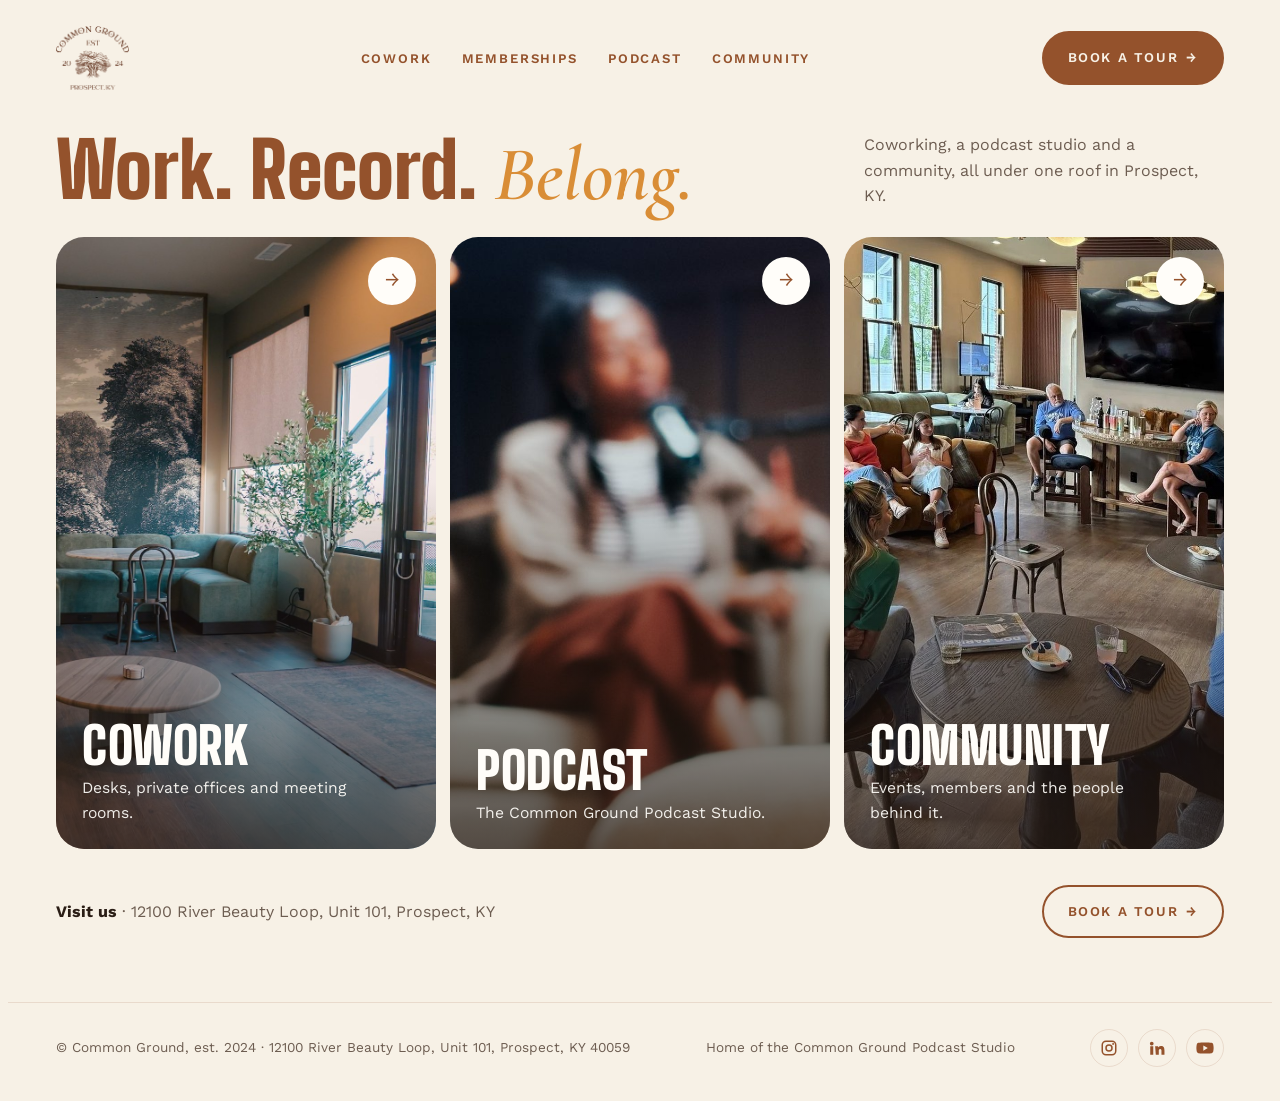
<file: index.html>
<!doctype html>
<html lang="en">
<head>
<meta charset="utf-8">
<meta name="viewport" content="width=device-width, initial-scale=1">
<meta name="color-scheme" content="light only">
<title>Common Ground</title>
<meta name="description" content="Common Ground in Prospect, KY: coworking, conference rooms, community, and the Common Ground Podcast Studio.">
<link rel="icon" href="cg-logo-2024.png">
<link rel="preconnect" href="https://fonts.googleapis.com">
<link rel="stylesheet" href="https://fonts.googleapis.com/css2?family=Big+Shoulders+Display:wght@700;800;900&family=Cormorant+Garamond:ital,wght@1,500;1,600&family=Work+Sans:wght@400;500;600&display=swap">
<link rel="stylesheet" href="site.css">
</head>
<body>
<div class="wrap">
  <nav class="nav" aria-label="Main">
    <a class="brand" href="index.html"><img src="cg-logo-2024.png" alt="Common Ground home"></a>
    <ul class="links"><li><a href="cowork.html">Cowork</a></li><li><a href="memberships.html">Memberships</a></li><li><a href="podcast.html">Podcast</a></li><li><a href="community.html">Community</a></li></ul>
    <a class="btn primary" href="https://calendar.google.com/calendar/u/0/appointments/schedules/AcZssZ3lrOQ2x_zp0duYf03Wbk9lnb35sqgY8bSXdhOOogKYwSFaO0CLp2aWV935guRgVqcSIPBCiN97">Book a tour <span class="ar">→</span></a>
  </nav>
  <header class="home-intro">
    <h1>Work. Record. <em>Belong.</em></h1>
    <p>Coworking, a podcast studio and a community, all under one roof in Prospect, KY.</p>
  </header>
  <div class="tiles">
    <a class="tile" href="cowork.html"><img src="lounge-entry.jpg" alt=""><span class="go" aria-hidden="true">→</span><span class="tx"><b>Cowork</b><span>Desks, private offices and meeting rooms.</span></span></a>
    <a class="tile" href="podcast.html"><img src="studio-plant.jpg" alt="" style="object-position:12% 50%"><span class="go" aria-hidden="true">→</span><span class="tx"><b>Podcast</b><span>The Common Ground Podcast Studio.</span></span></a>
    <a class="tile" href="community.html"><img src="hero.jpg" alt=""><span class="go" aria-hidden="true">→</span><span class="tx"><b>Community</b><span>Events, members and the people behind it.</span></span></a>
  </div>
  <div class="homeband"><span><b>Visit us</b> · 12100 River Beauty Loop, Unit 101, Prospect, KY</span><a class="btn ghost" href="https://calendar.google.com/calendar/u/0/appointments/schedules/AcZssZ3lrOQ2x_zp0duYf03Wbk9lnb35sqgY8bSXdhOOogKYwSFaO0CLp2aWV935guRgVqcSIPBCiN97">Book a tour <span class="ar">→</span></a></div>
</div>
<footer>
  <div class="wrap">
    <span>© Common Ground, est. 2024 · 12100 River Beauty Loop, Unit 101, Prospect, KY 40059</span>
    <span>Home of the Common Ground Podcast Studio</span>
    <nav class="social" aria-label="Social media"><a href="https://www.instagram.com/common.groundky/" target="_blank" rel="noopener" aria-label="Instagram"><svg viewBox="0 0 24 24" aria-hidden="true"><rect x="3" y="3" width="18" height="18" rx="5" fill="none" stroke="currentColor" stroke-width="2"/><circle cx="12" cy="12" r="4" fill="none" stroke="currentColor" stroke-width="2"/><circle cx="17.5" cy="6.5" r="1.3" fill="currentColor"/></svg></a><a href="https://www.linkedin.com/company/common-groundnortoncommons" target="_blank" rel="noopener" aria-label="LinkedIn"><svg viewBox="0 0 24 24" aria-hidden="true"><path fill="currentColor" d="M4.98 3.5a2.5 2.5 0 1 1 0 5 2.5 2.5 0 0 1 0-5zM3 9.75h4V21H3zM9.5 9.75h3.8v1.6h.06c.53-1 1.84-2.06 3.79-2.06 4.05 0 4.8 2.67 4.8 6.13V21h-4v-4.96c0-1.18-.02-2.7-1.65-2.7-1.65 0-1.9 1.29-1.9 2.62V21h-4z"/></svg></a><a href="https://www.youtube.com/@commongroundlouisville" target="_blank" rel="noopener" aria-label="YouTube"><svg viewBox="0 0 24 24" aria-hidden="true"><path fill="currentColor" d="M23 7.2a3 3 0 0 0-2.1-2.1C19 4.6 12 4.6 12 4.6s-7 0-8.9.5A3 3 0 0 0 1 7.2 31 31 0 0 0 .5 12a31 31 0 0 0 .5 4.8 3 3 0 0 0 2.1 2.1c1.9.5 8.9.5 8.9.5s7 0 8.9-.5a3 3 0 0 0 2.1-2.1A31 31 0 0 0 23.5 12a31 31 0 0 0-.5-4.8zM9.75 15.5v-7l6 3.5z"/></svg></a></nav>
  </div>
</footer>
<script src="site.js"></script>
</body>
</html>
</file>
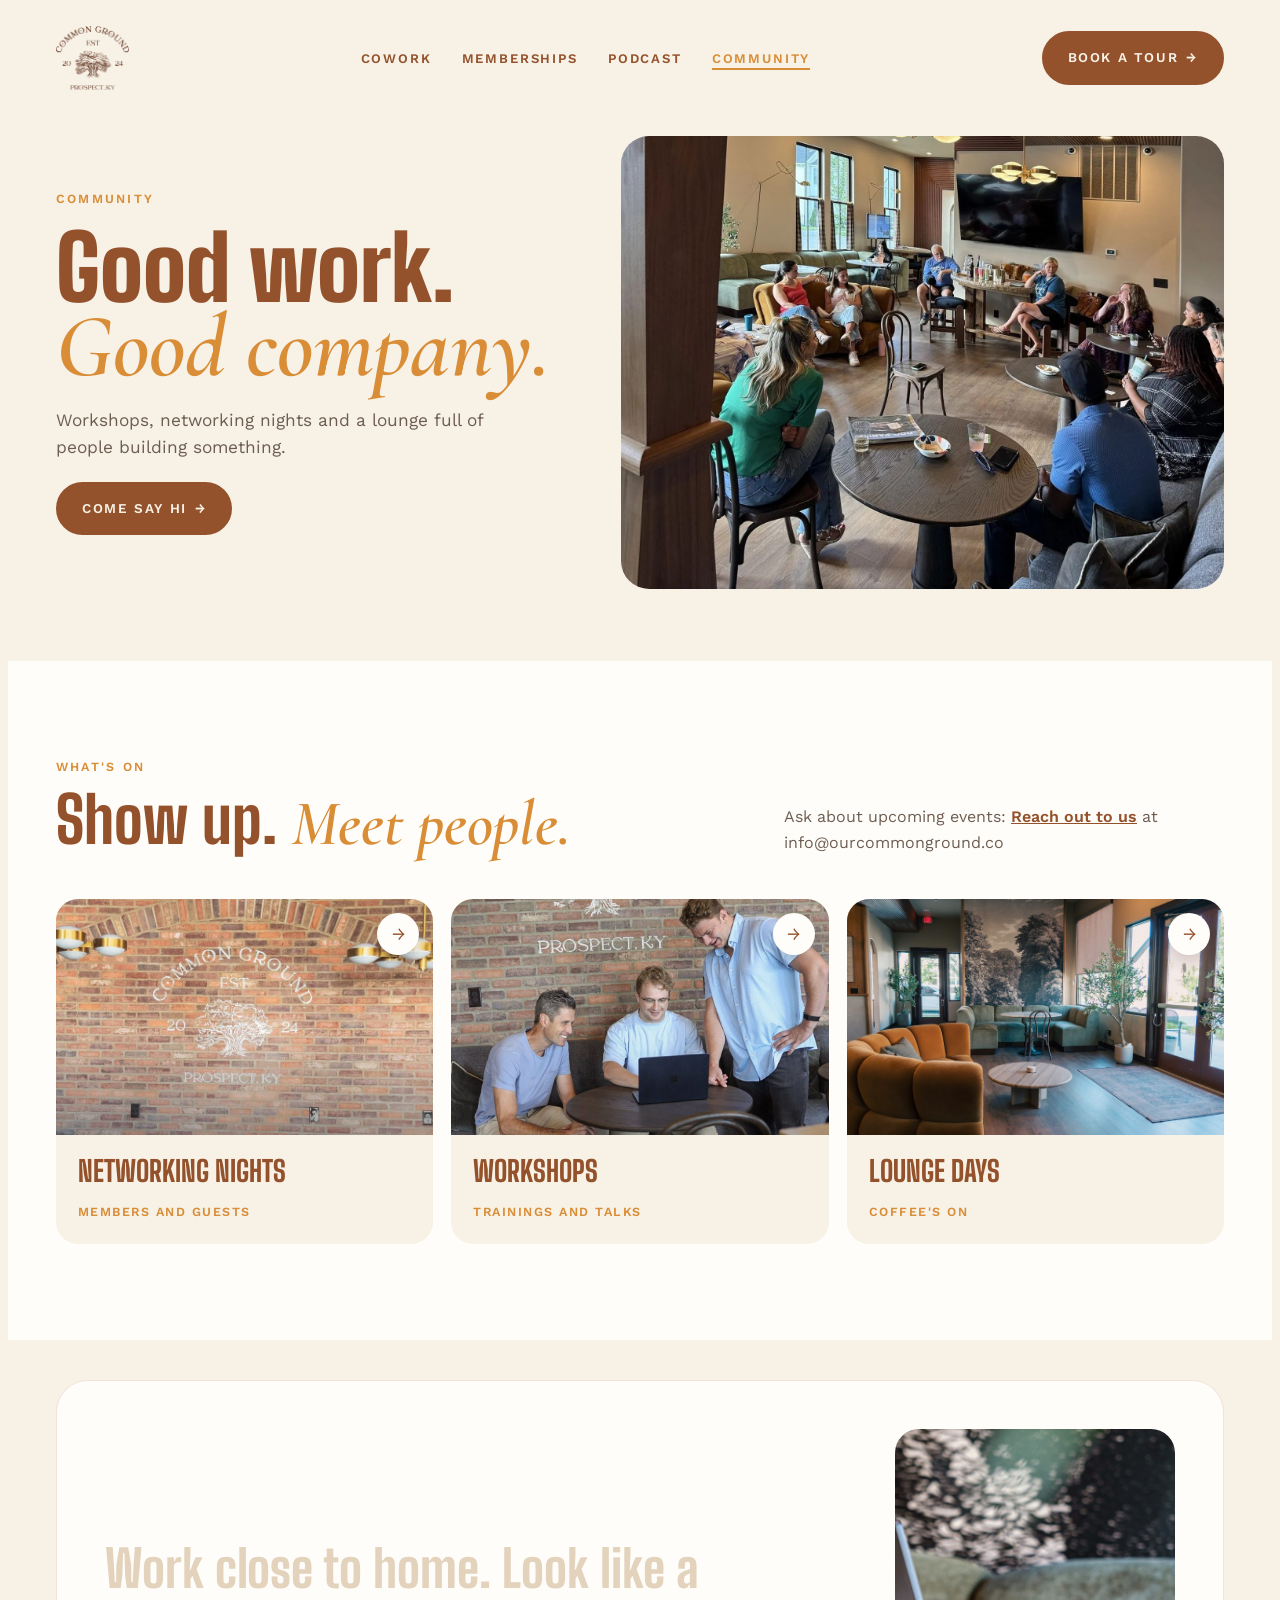
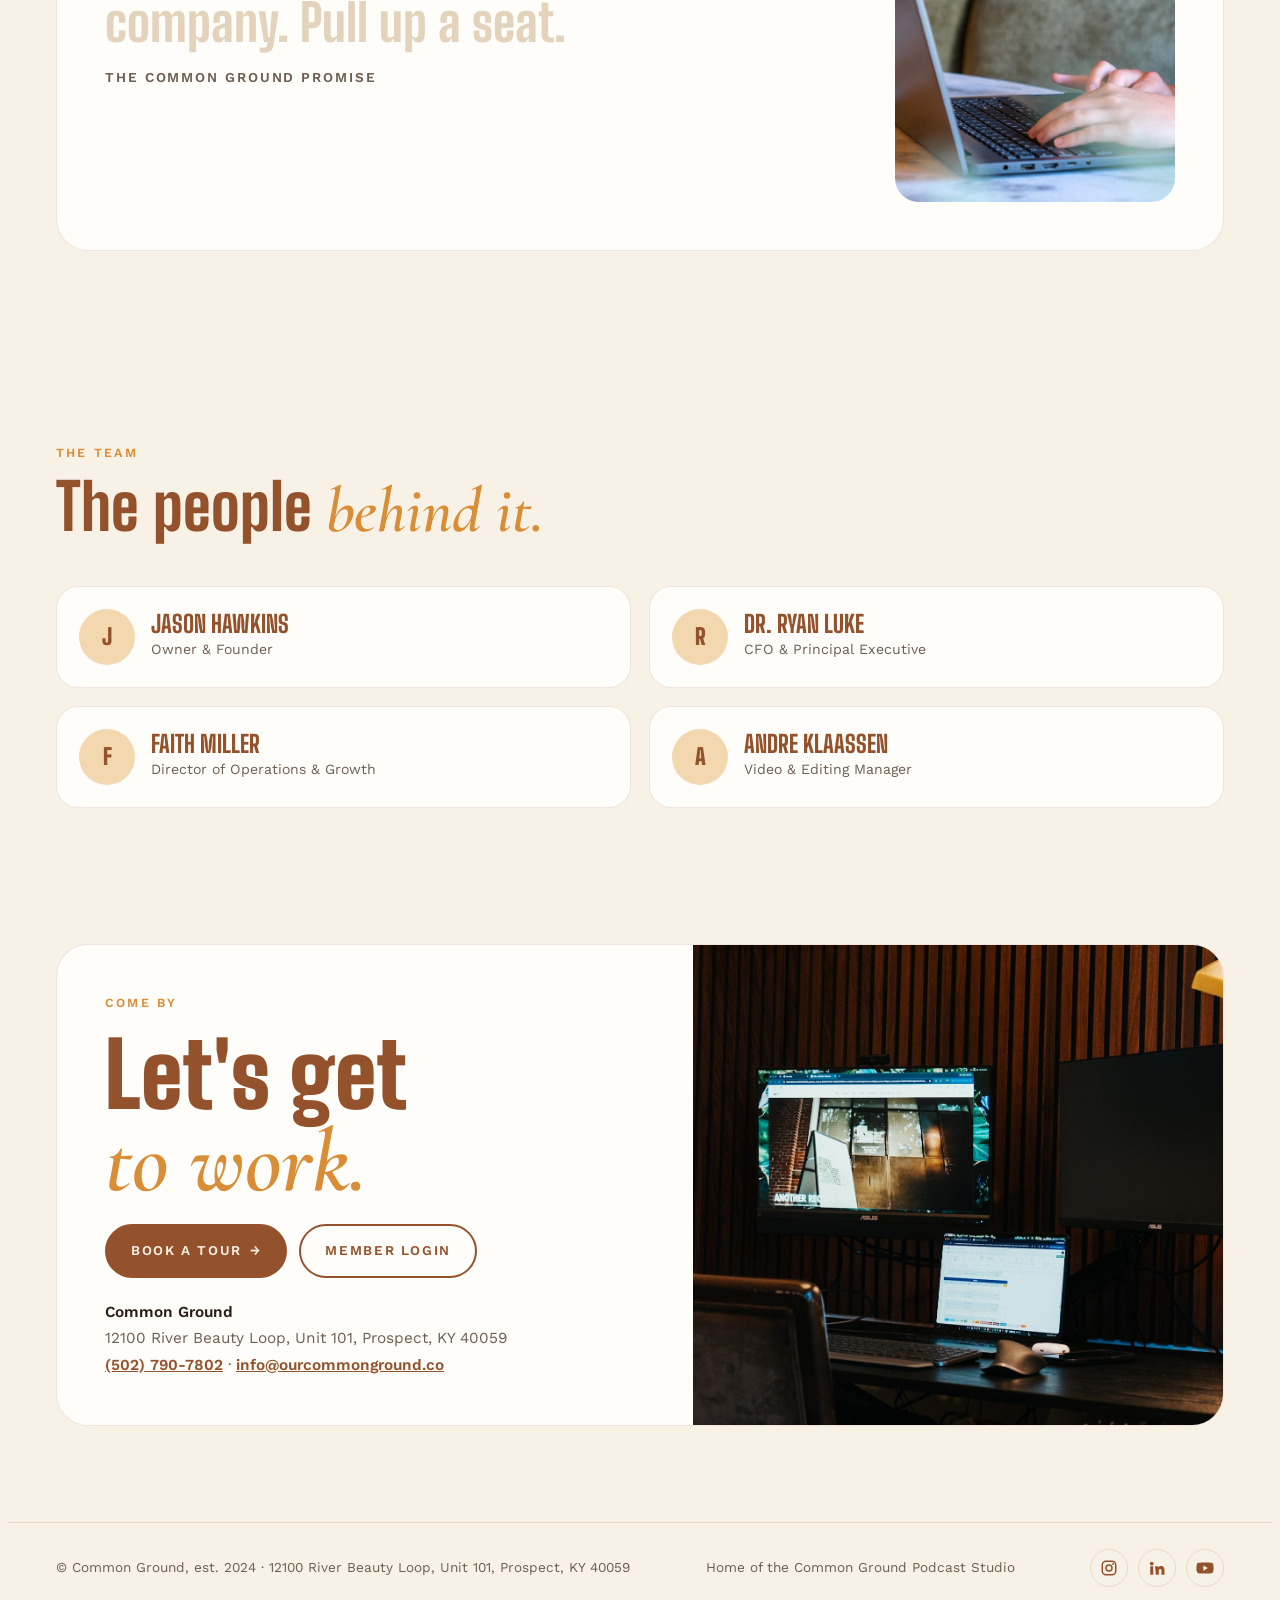
<file: community.html>
<!doctype html>
<html lang="en">
<head>
<meta charset="utf-8">
<meta name="viewport" content="width=device-width, initial-scale=1">
<meta name="color-scheme" content="light only">
<title>Community · Common Ground</title>
<meta name="description" content="Meet the Common Ground community and team in Prospect, KY. Events, networking, workshops and lounge days.">
<link rel="icon" href="cg-logo-2024.png">
<link rel="preconnect" href="https://fonts.googleapis.com">
<link rel="stylesheet" href="https://fonts.googleapis.com/css2?family=Big+Shoulders+Display:wght@700;800;900&family=Cormorant+Garamond:ital,wght@1,500;1,600&family=Work+Sans:wght@400;500;600&display=swap">
<link rel="stylesheet" href="site.css">
</head>
<body>
<div class="wrap">
  <nav class="nav" aria-label="Main">
    <a class="brand" href="index.html"><img src="cg-logo-2024.png" alt="Common Ground home"></a>
    <ul class="links"><li><a href="cowork.html">Cowork</a></li><li><a href="memberships.html">Memberships</a></li><li><a href="podcast.html">Podcast</a></li><li><a href="community.html" aria-current="page">Community</a></li></ul>
    <a class="btn primary" href="https://calendar.google.com/calendar/u/0/appointments/schedules/AcZssZ3lrOQ2x_zp0duYf03Wbk9lnb35sqgY8bSXdhOOogKYwSFaO0CLp2aWV935guRgVqcSIPBCiN97">Book a tour <span class="ar">→</span></a>
  </nav>
  <header class="phero">
    <div class="side">
      <span class="label">Community</span>
      <h1>Good work. <em>Good company.</em></h1>
      <p>Workshops, networking nights and a lounge full of people building something.</p>
      <div class="actions">
        <a class="btn primary" href="https://calendar.google.com/calendar/u/0/appointments/schedules/AcZssZ3lrOQ2x_zp0duYf03Wbk9lnb35sqgY8bSXdhOOogKYwSFaO0CLp2aWV935guRgVqcSIPBCiN97">Come say hi <span class="ar">→</span></a>
      </div>
    </div>
    <div class="ph"><img src="hero.jpg" alt="Members gathered in the lounge"></div>
  </header>
</div>

<section class="spaces">
  <div class="wrap">
    <div class="head rv"><div class="t"><span class="label">What's on</span><h2 class="split">Show up. <em>Meet people.</em></h2></div><p>Ask about upcoming events: <a class="mail" href="mailto:info@ourcommonground.co?subject=Events">Reach out to us</a> at info@ourcommonground.co</p></div>
    <div class="cards">
      <article class="card rv" data-offer="networking"><div class="ph"><span class="go" aria-hidden="true">→</span><img src="logowall-247.jpg" alt="Brick logo wall under brass lights"></div><div class="body"><h3>Networking nights</h3><span class="meta">Members and guests</span></div></article>
      <article class="card rv" data-offer="workshops"><div class="ph"><span class="go" aria-hidden="true">→</span><img src="community.jpg" alt="Three members working at a laptop"></div><div class="body"><h3>Workshops</h3><span class="meta">Trainings and talks</span></div></article>
      <article class="card rv" data-offer="lounge-days"><div class="ph"><span class="go" aria-hidden="true">→</span><img src="lounge-card.jpg" alt="Lounge with an orange sofa, mural and patio doors"></div><div class="body"><h3>Lounge days</h3><span class="meta">Coffee's on</span></div></article>
    </div>
  </div>
</section>

<section class="say">
  <div class="wrap">
    <div class="saycard rv">
      <div>
        <p class="fill">Work close to home. Look like a company. <span class="am">Pull up a seat.</span></p>
        <small>The Common Ground promise</small>
      </div>
      <div class="ph rv-img"><img src="typing.jpg" alt="Hands typing on a laptop"></div>
    </div>
  </div>
</section>

<section>
  <div class="wrap">
    <div class="head rv"><div class="t"><span class="label">The team</span><h2 class="split">The people <em>behind it.</em></h2></div></div>
    <ul class="team"><li class="rv"><span class="av" aria-hidden="true">J</span><div><b>Jason Hawkins</b><span>Owner & Founder</span></div></li><li class="rv"><span class="av" aria-hidden="true">R</span><div><b>Dr. Ryan Luke</b><span>CFO & Principal Executive</span></div></li><li class="rv"><span class="av" aria-hidden="true">F</span><div><b>Faith Miller</b><span>Director of Operations & Growth</span></div></li><li class="rv"><span class="av" aria-hidden="true">A</span><div><b>Andre Klaassen</b><span>Video & Editing Manager</span></div></li></ul>
  </div>
</section>
<section class="close" id="visit">
  <div class="wrap">
    <div class="closecard rv">
      <div class="copy">
        <span class="label">Come by</span>
        <h2 class="split">Let's get <em>to work.</em></h2>
        <div class="actions">
          <a class="btn primary" href="https://calendar.google.com/calendar/u/0/appointments/schedules/AcZssZ3lrOQ2x_zp0duYf03Wbk9lnb35sqgY8bSXdhOOogKYwSFaO0CLp2aWV935guRgVqcSIPBCiN97">Book a tour <span class="ar">→</span></a>
          <a class="btn ghost" href="https://commongroundky.nexudus.site/commongroundky/login?redirectTo=%252Fcommongroundky%252Fuser%252Fdashboard%252Fpersonal">Member login</a>
        </div>
        <div class="addr">
          <b>Common Ground</b>
          <span>12100 River Beauty Loop, Unit 101, Prospect, KY 40059</span>
          <span><a class="mail" href="tel:+15027907802">(502) 790-7802</a> · <a class="mail" href="mailto:info@ourcommonground.co">info@ourcommonground.co</a></span>
        </div>
      </div>
      <div class="ph rv-r"><img src="suite-slats.jpg" alt="Private office with slatted wood wall"></div>
    </div>
  </div>
</section>

<footer>
  <div class="wrap">
    <span>© Common Ground, est. 2024 · 12100 River Beauty Loop, Unit 101, Prospect, KY 40059</span>
    <span>Home of the Common Ground Podcast Studio</span>
    <nav class="social" aria-label="Social media"><a href="https://www.instagram.com/common.groundky/" target="_blank" rel="noopener" aria-label="Instagram"><svg viewBox="0 0 24 24" aria-hidden="true"><rect x="3" y="3" width="18" height="18" rx="5" fill="none" stroke="currentColor" stroke-width="2"/><circle cx="12" cy="12" r="4" fill="none" stroke="currentColor" stroke-width="2"/><circle cx="17.5" cy="6.5" r="1.3" fill="currentColor"/></svg></a><a href="https://www.linkedin.com/company/common-groundnortoncommons" target="_blank" rel="noopener" aria-label="LinkedIn"><svg viewBox="0 0 24 24" aria-hidden="true"><path fill="currentColor" d="M4.98 3.5a2.5 2.5 0 1 1 0 5 2.5 2.5 0 0 1 0-5zM3 9.75h4V21H3zM9.5 9.75h3.8v1.6h.06c.53-1 1.84-2.06 3.79-2.06 4.05 0 4.8 2.67 4.8 6.13V21h-4v-4.96c0-1.18-.02-2.7-1.65-2.7-1.65 0-1.9 1.29-1.9 2.62V21h-4z"/></svg></a><a href="https://www.youtube.com/@commongroundlouisville" target="_blank" rel="noopener" aria-label="YouTube"><svg viewBox="0 0 24 24" aria-hidden="true"><path fill="currentColor" d="M23 7.2a3 3 0 0 0-2.1-2.1C19 4.6 12 4.6 12 4.6s-7 0-8.9.5A3 3 0 0 0 1 7.2 31 31 0 0 0 .5 12a31 31 0 0 0 .5 4.8 3 3 0 0 0 2.1 2.1c1.9.5 8.9.5 8.9.5s7 0 8.9-.5a3 3 0 0 0 2.1-2.1A31 31 0 0 0 23.5 12a31 31 0 0 0-.5-4.8zM9.75 15.5v-7l6 3.5z"/></svg></a></nav>
  </div>
</footer>
<script src="site.js"></script>
</body>
</html>
</file>
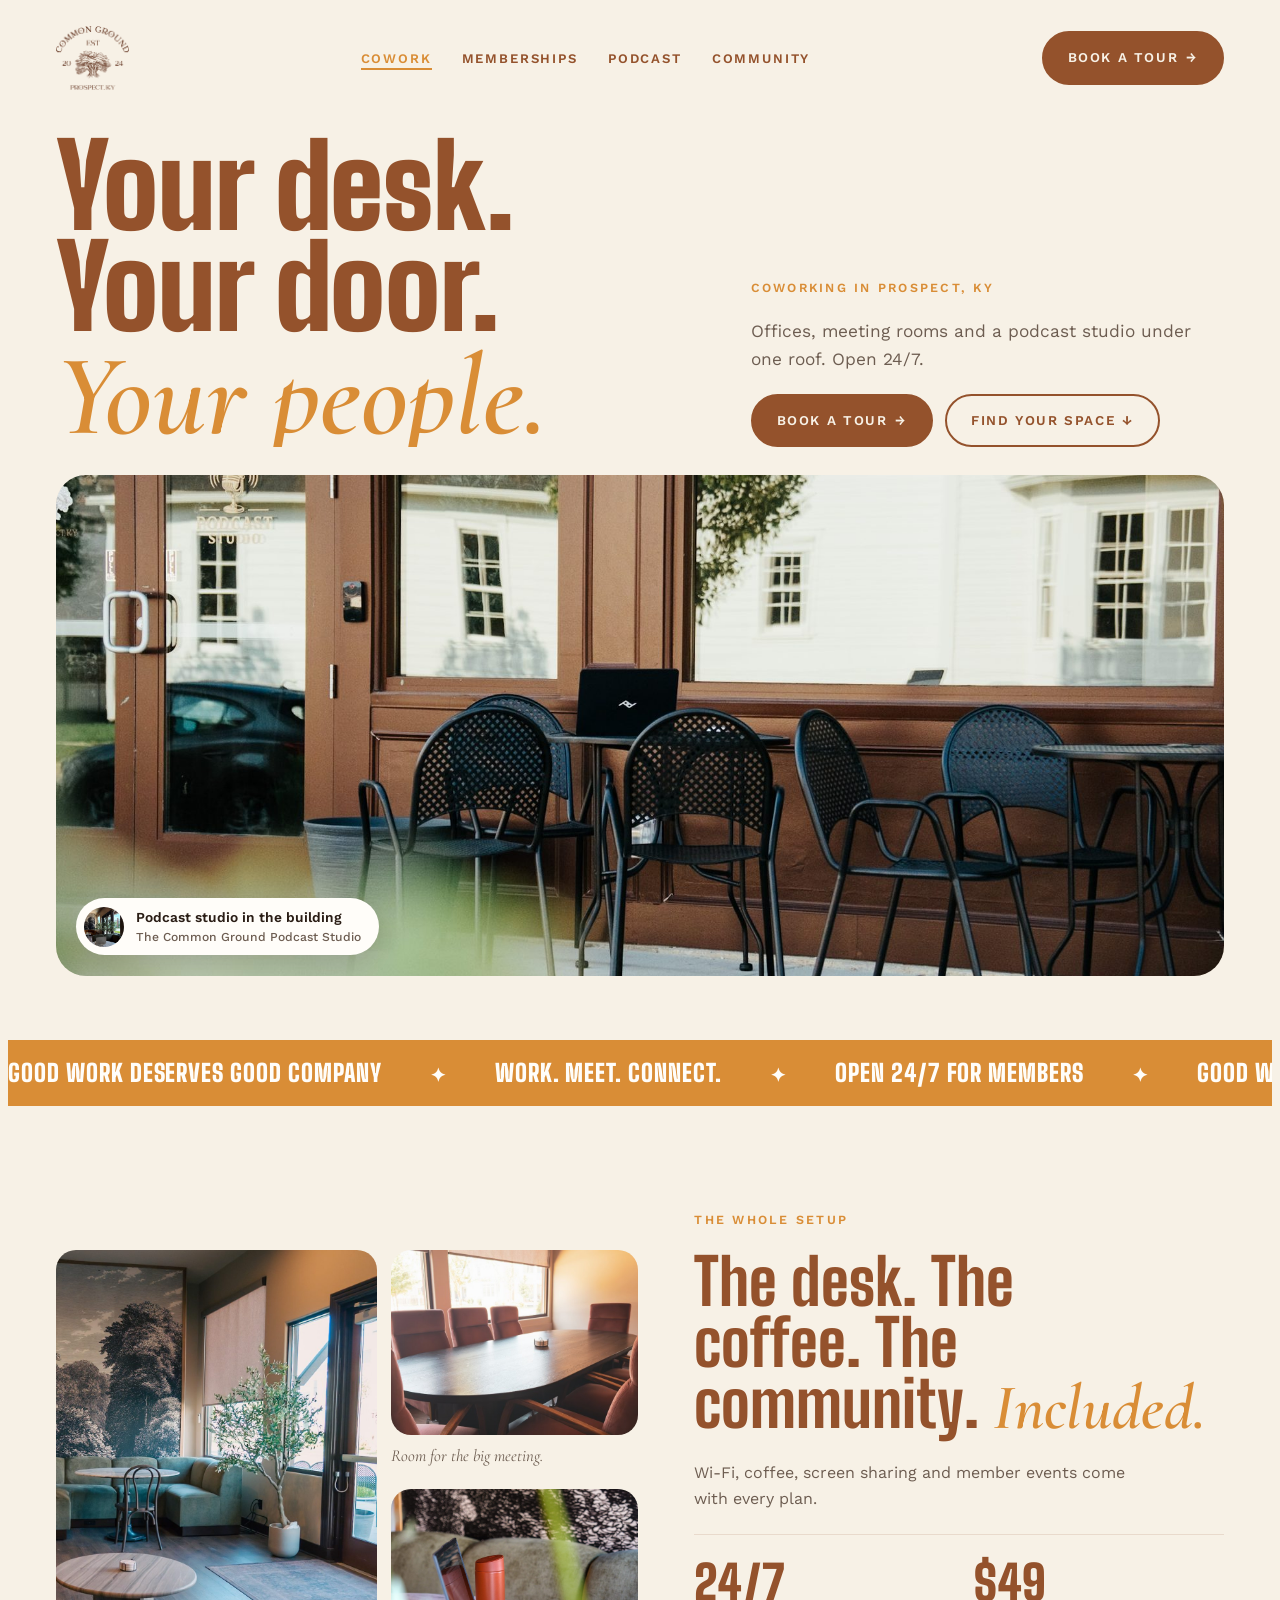
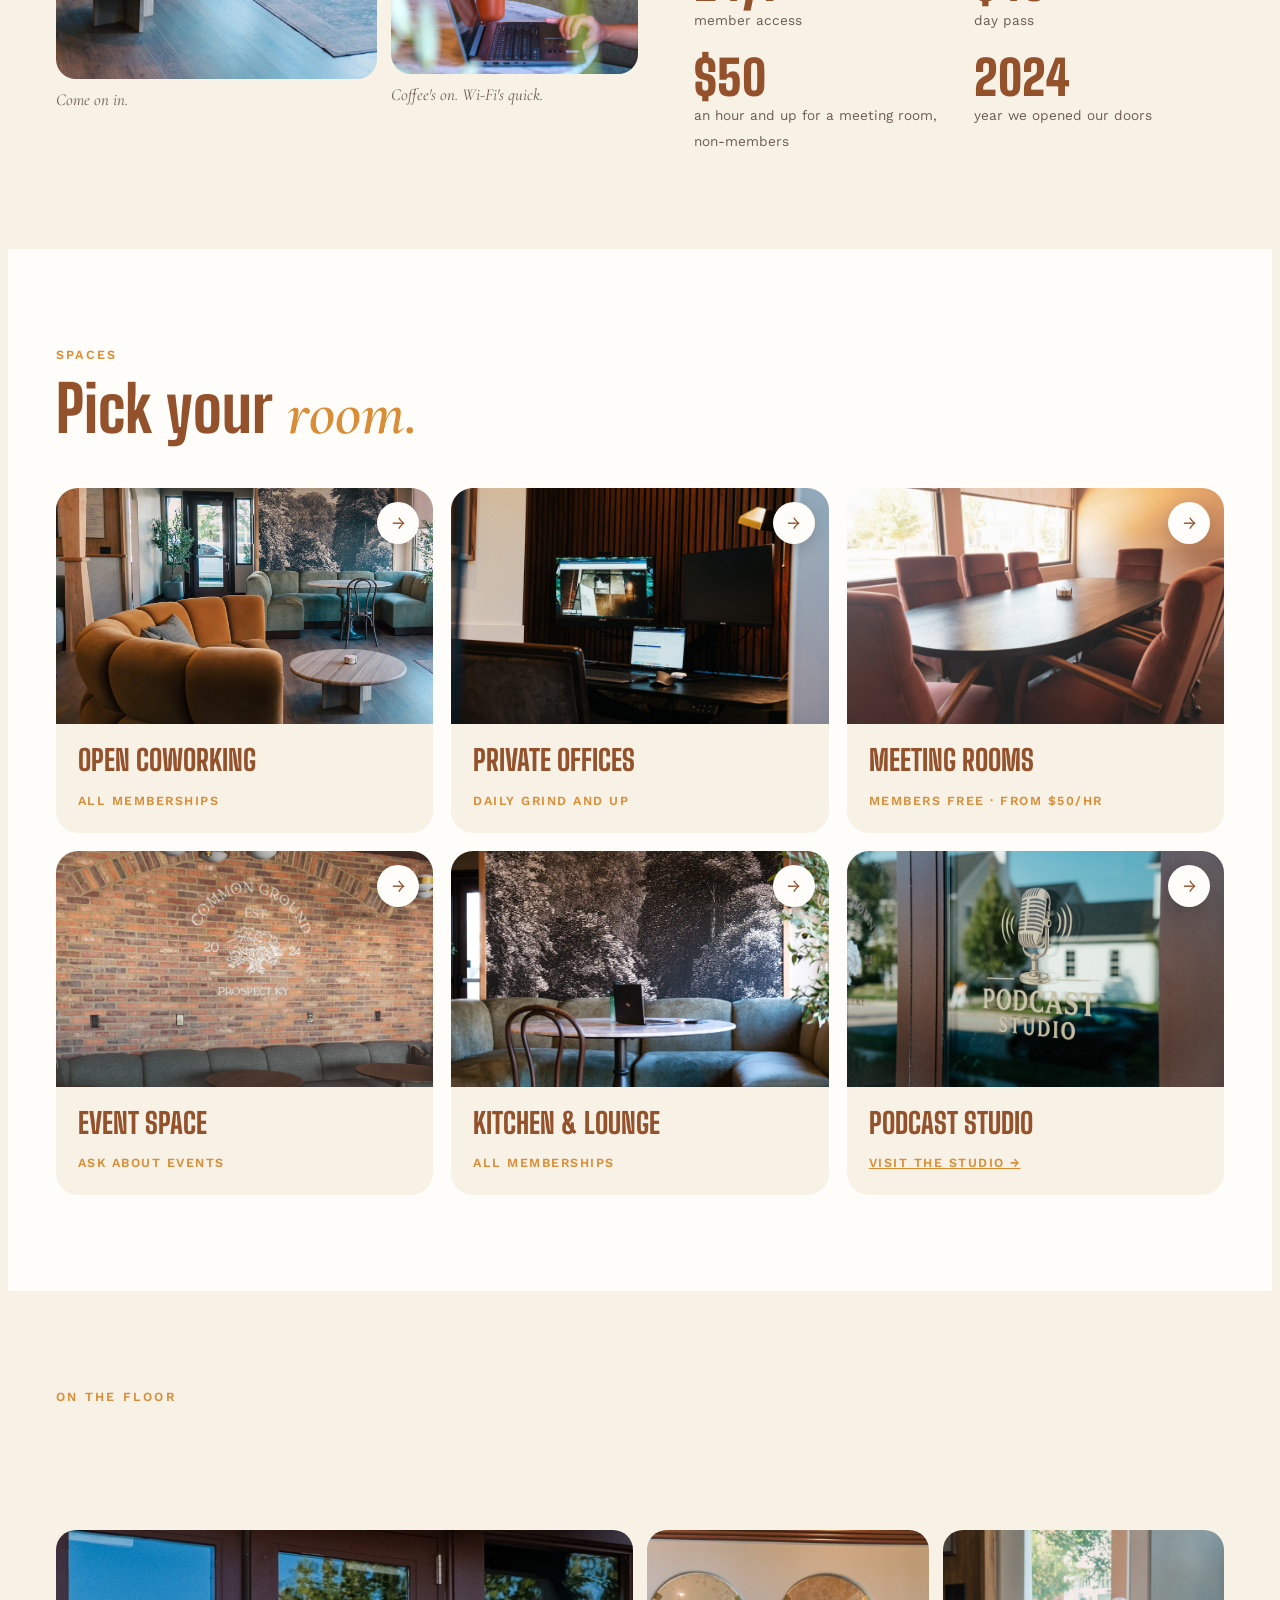
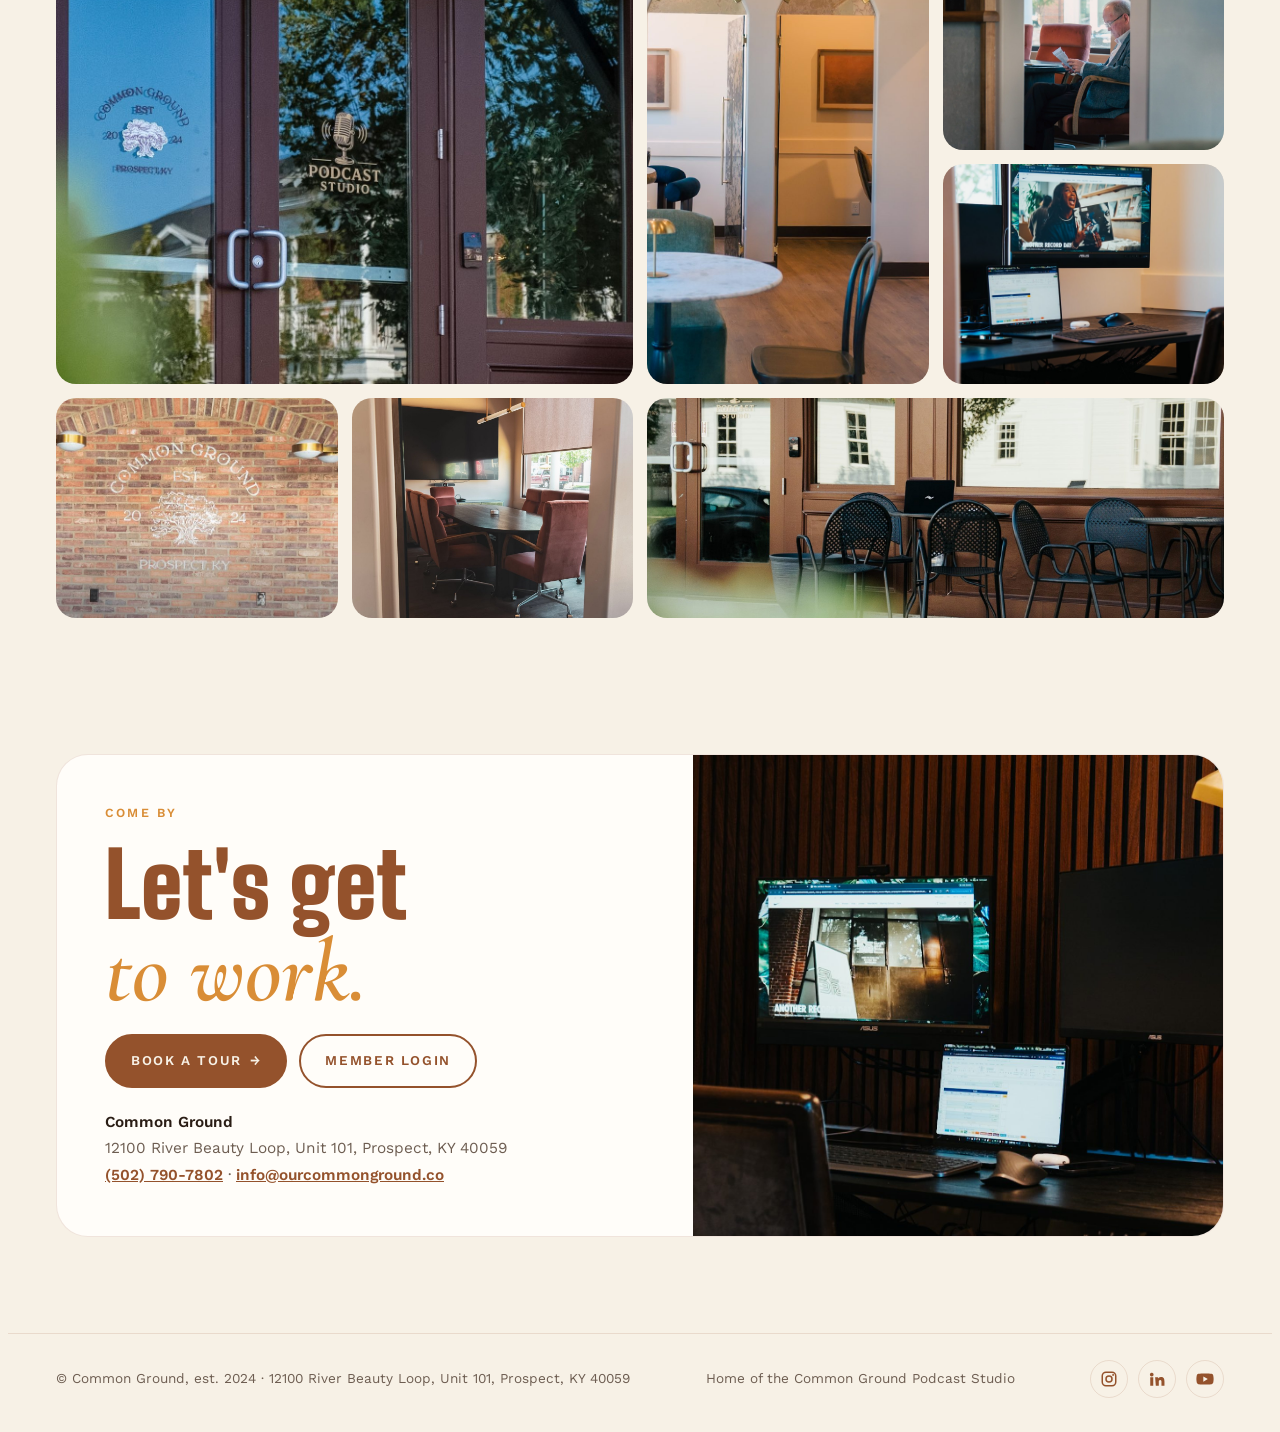
<file: cowork.html>
<!doctype html>
<html lang="en">
<head>
<meta charset="utf-8">
<meta name="viewport" content="width=device-width, initial-scale=1">
<meta name="color-scheme" content="light only">
<title>Cowork · Common Ground</title>
<meta name="description" content="Coworking in Prospect, KY. Open desks, private offices, meeting rooms and an event space at Common Ground.">
<link rel="icon" href="cg-logo-2024.png">
<link rel="preconnect" href="https://fonts.googleapis.com">
<link rel="stylesheet" href="https://fonts.googleapis.com/css2?family=Big+Shoulders+Display:wght@700;800;900&family=Cormorant+Garamond:ital,wght@1,500;1,600&family=Work+Sans:wght@400;500;600&display=swap">
<link rel="stylesheet" href="site.css">
</head>
<body>
<div class="wrap">
  <nav class="nav" aria-label="Main">
    <a class="brand" href="index.html"><img src="cg-logo-2024.png" alt="Common Ground home"></a>
    <ul class="links"><li><a href="cowork.html" aria-current="page">Cowork</a></li><li><a href="memberships.html">Memberships</a></li><li><a href="podcast.html">Podcast</a></li><li><a href="community.html">Community</a></li></ul>
    <a class="btn primary" href="https://calendar.google.com/calendar/u/0/appointments/schedules/AcZssZ3lrOQ2x_zp0duYf03Wbk9lnb35sqgY8bSXdhOOogKYwSFaO0CLp2aWV935guRgVqcSIPBCiN97">Book a tour <span class="ar">→</span></a>
  </nav>
  <header class="hero" id="top">
    <div class="hero-top">
      <h1><span class="ln"><span>Your desk.</span></span><span class="ln"><span>Your door.</span></span><span class="ln"><span><em>Your people.</em></span></span></h1>
      <div class="hero-side">
        <span class="label">Coworking in Prospect, KY</span>
        <p>Offices, meeting rooms and a podcast studio under one roof. Open 24/7.</p>
        <div class="actions">
          <a class="btn primary" href="https://calendar.google.com/calendar/u/0/appointments/schedules/AcZssZ3lrOQ2x_zp0duYf03Wbk9lnb35sqgY8bSXdhOOogKYwSFaO0CLp2aWV935guRgVqcSIPBCiN97">Book a tour <span class="ar">→</span></a>
          <a class="btn ghost" href="#spaces">Find your space ↓</a>
        </div>
      </div>
    </div>
    <div class="stage">
      <div class="slides">
        <img src="patio.jpg" alt="Patio seating outside the building">
        <img src="studio-mics.jpg" alt="Armchairs and boom mics on the podcast studio set">
        <img src="laptop-card.jpg" alt="Laptop and coffee on a marble table in the lounge">
        <img src="slats-desk.jpg" alt="Private office with dual monitors">
      </div>
      <a class="pill" href="podcast.html"><img src="window.jpg" alt=""><span>Podcast studio in the building<small>The Common Ground Podcast Studio</small></span></a>
    </div>
  </header>
</div>

<div class="ticker" aria-hidden="true">
  <div class="ticker-track">
    <span>Good work deserves good company</span><span>Work. Meet. Connect.</span><span>Open 24/7 for members</span>
    <span>Good work deserves good company</span><span>Work. Meet. Connect.</span><span>Open 24/7 for members</span>
  </div>
</div>

<section>
  <div class="wrap inc">
    <div class="inc-photos rv-l">
      <figure class="tall rv"><div class="ph rv-img"><img src="lounge-entry.jpg" alt="Front lounge with an olive tree by the glass doors"></div><figcaption>Come on in.</figcaption></figure>
      <div class="stack">
        <figure class="rv"><div class="ph rv-img"><img src="conf-top.jpg" alt="Conference room with velvet chairs"></div><figcaption>Room for the big meeting.</figcaption></figure>
        <figure class="rv"><div class="ph rv-img"><img src="laptop-card.jpg" alt="Laptop on a marble table in the lounge"></div><figcaption>Coffee's on. Wi-Fi's quick.</figcaption></figure>
      </div>
    </div>
    <div class="inc-copy rv">
      <span class="label">The whole setup</span>
      <h2 class="split">The desk. The coffee. The community. <em>Included.</em></h2>
      <p>Wi-Fi, coffee, screen sharing and member events come with every plan.</p>
      <div class="stats">
        <div><b data-count="24" data-suffix="/7">24/7</b><span>member access</span></div>
        <div><b data-count="49" data-prefix="$">$49</b><span>day pass</span></div>
        <div><b data-count="50" data-prefix="$">$50</b><span>an hour and up for a meeting room, non-members</span></div>
        <div><b data-count="2024" data-from="2000">2024</b><span>year we opened our doors</span></div>
      </div>
    </div>
  </div>
</section>

<section class="spaces" id="spaces">
  <div class="wrap">
    <div class="head rv">
      <div class="t"><span class="label">Spaces</span><h2 class="split">Pick your <em>room.</em></h2></div>
      
    </div>
    <div class="cards">
      <article class="card rv" data-offer="open-coworking"><div class="ph"><span class="go" aria-hidden="true">→</span><img src="sofa-card.jpg" alt="Orange velvet sofa in the lounge"></div><div class="body"><h3>Open coworking</h3><span class="meta">All memberships</span></div></article>
      <article class="card rv" data-offer="private-offices"><div class="ph"><span class="go" aria-hidden="true">→</span><img src="slats-desk.jpg" alt="Private office with dual monitors"></div><div class="body"><h3>Private offices</h3><span class="meta">Daily Grind and up</span></div></article>
      <article class="card rv" data-offer="meeting-rooms"><div class="ph"><span class="go" aria-hidden="true">→</span><img src="conf-card.jpg" alt="Conference room"></div><div class="body"><h3>Meeting rooms</h3><span class="meta">Members free · from $50/hr</span></div></article>
      <article class="card rv" data-offer="event-space"><div class="ph"><span class="go" aria-hidden="true">→</span><img src="logowall.jpg" alt="Brick wall with the Common Ground logo"></div><div class="body"><h3>Event space</h3><span class="meta">Ask about events</span></div></article>
      <article class="card rv" data-offer="kitchen-lounge"><div class="ph"><span class="go" aria-hidden="true">→</span><img src="mural-booth.jpg" alt="Green booth and marble table under a forest mural"></div><div class="body"><h3>Kitchen &amp; lounge</h3><span class="meta">All memberships</span></div></article>
      <article class="card rv" data-offer="podcast-studio"><div class="ph"><span class="go" aria-hidden="true">→</span><img src="doors-card.jpg" alt="Podcast Studio decal on the glass door"></div><div class="body"><h3>Podcast studio</h3><span class="meta"><a href="podcast.html">Visit the studio →</a></span></div></article>
    </div>
  </div>
</section>

<section>
  <div class="wrap">
    <div class="head rv">
      <div class="t"><span class="label">On the floor</span><h2 class="split">From the lounge. <em>To the launch.</em></h2></div>
      
    </div>
    <div class="bento">
      <figure class="b1 rv"><div class="ph rv-img"><img src="front-door.jpg" alt="Front doors with the Common Ground and Podcast Studio decals"></div></figure>
      <figure class="b2 rv"><div class="ph rv-img"><img src="arches.jpg" alt="Arched glass doors to a private office"></div></figure>
      <figure class="b3 rv"><div class="ph rv-img"><img src="reader.jpg" alt="Member reading by the window"></div></figure>
      <figure class="b4 rv"><div class="ph rv-img"><img src="solo-card.jpg" alt="Solo office with a monitor and laptop"></div></figure>
      <figure class="b5 rv"><div class="ph rv-img"><img src="logowall-247.jpg" alt="Brick logo wall under brass lights"></div></figure>
      <figure class="b6 rv"><div class="ph rv-img"><img src="conf-door.jpg" alt="Looking into a conference room"></div></figure>
      <figure class="b7 rv"><div class="ph rv-img"><img src="patio.jpg" alt="Patio seating outside the Podcast Studio"></div></figure>
    </div>
  </div>
</section>

<section class="close" id="visit">
  <div class="wrap">
    <div class="closecard rv">
      <div class="copy">
        <span class="label">Come by</span>
        <h2 class="split">Let's get <em>to work.</em></h2>
        <div class="actions">
          <a class="btn primary" href="https://calendar.google.com/calendar/u/0/appointments/schedules/AcZssZ3lrOQ2x_zp0duYf03Wbk9lnb35sqgY8bSXdhOOogKYwSFaO0CLp2aWV935guRgVqcSIPBCiN97">Book a tour <span class="ar">→</span></a>
          <a class="btn ghost" href="https://commongroundky.nexudus.site/commongroundky/login?redirectTo=%252Fcommongroundky%252Fuser%252Fdashboard%252Fpersonal">Member login</a>
        </div>
        <div class="addr">
          <b>Common Ground</b>
          <span>12100 River Beauty Loop, Unit 101, Prospect, KY 40059</span>
          <span><a class="mail" href="tel:+15027907802">(502) 790-7802</a> · <a class="mail" href="mailto:info@ourcommonground.co">info@ourcommonground.co</a></span>
        </div>
      </div>
      <div class="ph rv-r"><img src="suite-slats.jpg" alt="Private office with slatted wood wall"></div>
    </div>
  </div>
</section>

<footer>
  <div class="wrap">
    <span>© Common Ground, est. 2024 · 12100 River Beauty Loop, Unit 101, Prospect, KY 40059</span>
    <span>Home of the Common Ground Podcast Studio</span>
    <nav class="social" aria-label="Social media"><a href="https://www.instagram.com/common.groundky/" target="_blank" rel="noopener" aria-label="Instagram"><svg viewBox="0 0 24 24" aria-hidden="true"><rect x="3" y="3" width="18" height="18" rx="5" fill="none" stroke="currentColor" stroke-width="2"/><circle cx="12" cy="12" r="4" fill="none" stroke="currentColor" stroke-width="2"/><circle cx="17.5" cy="6.5" r="1.3" fill="currentColor"/></svg></a><a href="https://www.linkedin.com/company/common-groundnortoncommons" target="_blank" rel="noopener" aria-label="LinkedIn"><svg viewBox="0 0 24 24" aria-hidden="true"><path fill="currentColor" d="M4.98 3.5a2.5 2.5 0 1 1 0 5 2.5 2.5 0 0 1 0-5zM3 9.75h4V21H3zM9.5 9.75h3.8v1.6h.06c.53-1 1.84-2.06 3.79-2.06 4.05 0 4.8 2.67 4.8 6.13V21h-4v-4.96c0-1.18-.02-2.7-1.65-2.7-1.65 0-1.9 1.29-1.9 2.62V21h-4z"/></svg></a><a href="https://www.youtube.com/@commongroundlouisville" target="_blank" rel="noopener" aria-label="YouTube"><svg viewBox="0 0 24 24" aria-hidden="true"><path fill="currentColor" d="M23 7.2a3 3 0 0 0-2.1-2.1C19 4.6 12 4.6 12 4.6s-7 0-8.9.5A3 3 0 0 0 1 7.2 31 31 0 0 0 .5 12a31 31 0 0 0 .5 4.8 3 3 0 0 0 2.1 2.1c1.9.5 8.9.5 8.9.5s7 0 8.9-.5a3 3 0 0 0 2.1-2.1A31 31 0 0 0 23.5 12a31 31 0 0 0-.5-4.8zM9.75 15.5v-7l6 3.5z"/></svg></a></nav>
  </div>
</footer>
<script src="site.js"></script>
</body>
</html>
</file>
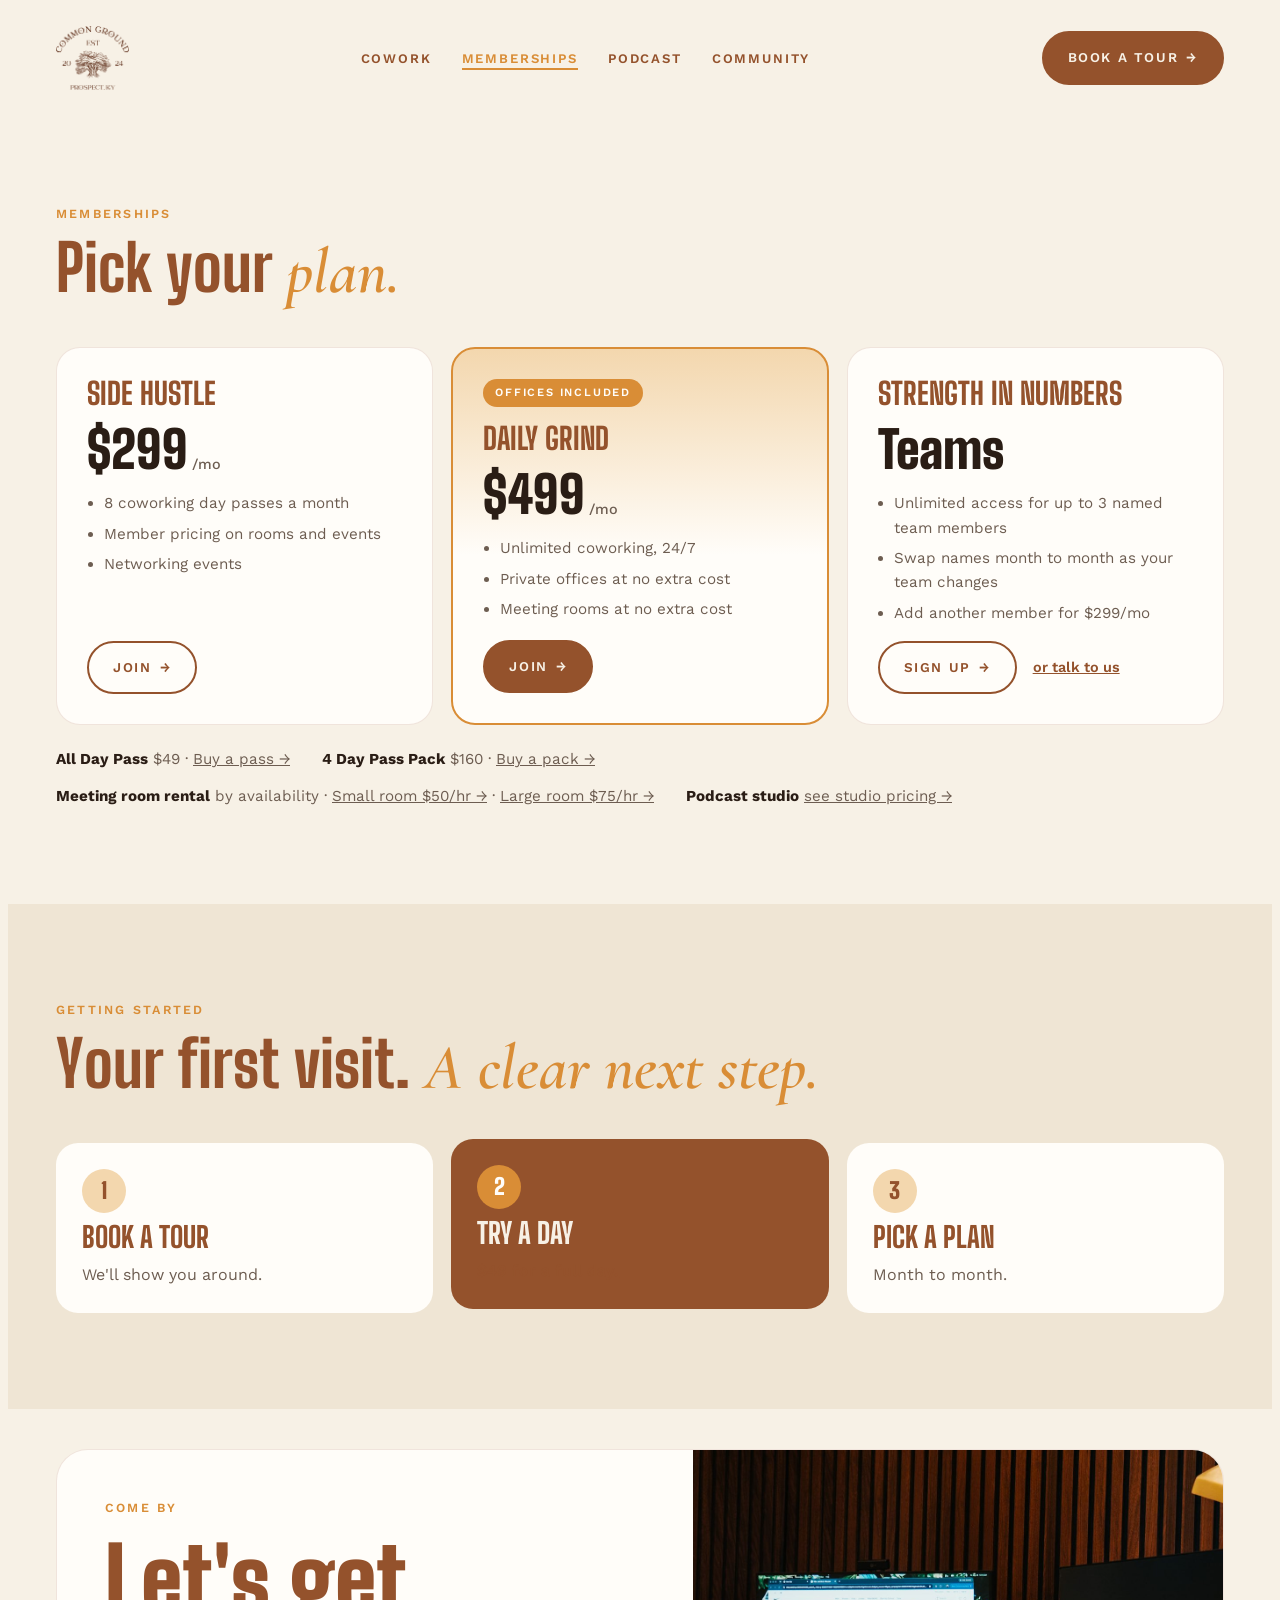
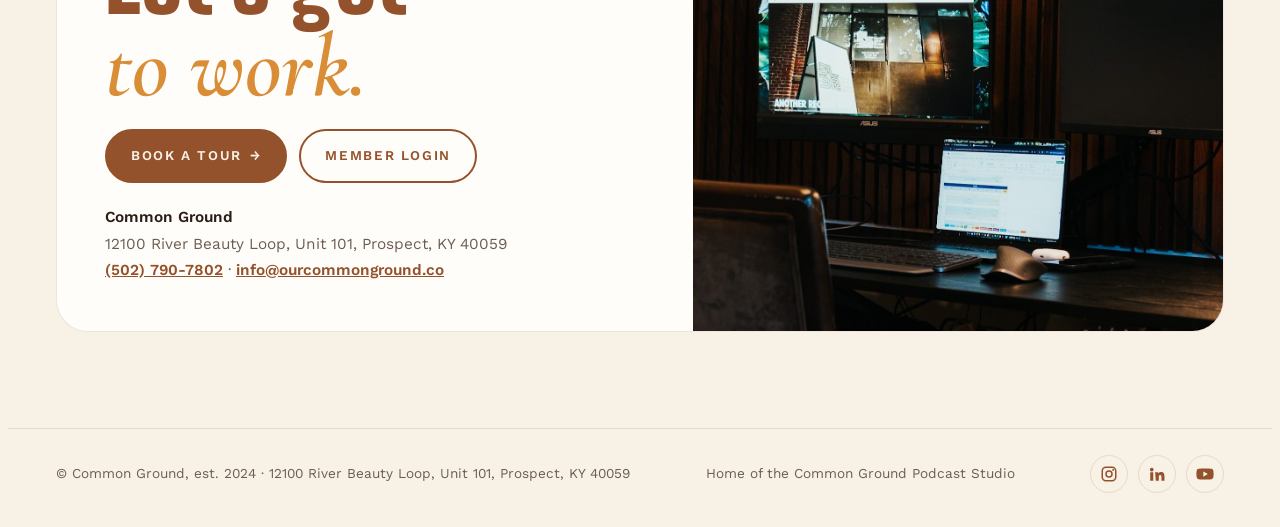
<file: memberships.html>
<!doctype html>
<html lang="en">
<head>
<meta charset="utf-8">
<meta name="viewport" content="width=device-width, initial-scale=1">
<meta name="color-scheme" content="light only">
<title>Memberships · Common Ground</title>
<meta name="description" content="Common Ground memberships: Side Hustle, Daily Grind, Strength in Numbers team plans, day passes and conference room rental.">
<link rel="icon" href="cg-logo-2024.png">
<link rel="preconnect" href="https://fonts.googleapis.com">
<link rel="stylesheet" href="https://fonts.googleapis.com/css2?family=Big+Shoulders+Display:wght@700;800;900&family=Cormorant+Garamond:ital,wght@1,500;1,600&family=Work+Sans:wght@400;500;600&display=swap">
<link rel="stylesheet" href="site.css">
</head>
<body>
<div class="wrap">
  <nav class="nav" aria-label="Main">
    <a class="brand" href="index.html"><img src="cg-logo-2024.png" alt="Common Ground home"></a>
    <ul class="links"><li><a href="cowork.html">Cowork</a></li><li><a href="memberships.html" aria-current="page">Memberships</a></li><li><a href="podcast.html">Podcast</a></li><li><a href="community.html">Community</a></li></ul>
    <a class="btn primary" href="https://calendar.google.com/calendar/u/0/appointments/schedules/AcZssZ3lrOQ2x_zp0duYf03Wbk9lnb35sqgY8bSXdhOOogKYwSFaO0CLp2aWV935guRgVqcSIPBCiN97">Book a tour <span class="ar">→</span></a>
  </nav>
</div>
<section id="plans">
  <div class="wrap">
    <div class="head rv">
      <div class="t"><span class="label">Memberships</span><h2 class="split">Pick your <em>plan.</em></h2></div>
      
    </div>
    <div class="plans">
      <div class="plan rv">
        <h3>Side Hustle</h3>
        <div class="price">$299<small> /mo</small></div>
        <ul><li>8 coworking day passes a month</li><li>Member pricing on rooms and events</li><li>Networking events</li></ul>
        <a class="btn ghost" href="https://commongroundky.nexudus.site/en/signup/priceplan/bf40c70f-5dab-4fa0-ae33-6823c86f95a2">Join <span class="ar">→</span></a>
      </div>
      <div class="plan hot rv">
        <span class="badge">Offices included</span>
        <h3>Daily Grind</h3>
        <div class="price">$499<small> /mo</small></div>
        <ul><li>Unlimited coworking, 24/7</li><li>Private offices at no extra cost</li><li>Meeting rooms at no extra cost</li></ul>
        <a class="btn primary" href="https://commongroundky.nexudus.site/en/signup/priceplan/87b07f2c-7eec-41b6-8838-568c2bf1192c">Join <span class="ar">→</span></a>
      </div>
      <div class="plan rv">
        <h3>Strength in Numbers</h3>
        <div class="price">Teams</div>
        <ul><li>Unlimited access for up to 3 named team members</li><li>Swap names month to month as your team changes</li><li>Add another member for $299/mo</li></ul>
        <div class="plan-ctas"><a class="btn ghost" href="https://commongroundky.nexudus.site/en/signup/priceplan/a02e0966-2022-416d-b9e9-86e853c2ea15">Sign up <span class="ar">→</span></a><a class="mail" href="mailto:info@ourcommonground.co?subject=Team%20membership">or talk to us</a></div>
      </div>
    </div>
    <div class="extras"><span><b>All Day Pass</b> $49 · <a href="https://commongroundky.nexudus.site/en/store?product_id=1415231042">Buy a pass →</a></span><span><b>4 Day Pass Pack</b> $160 · <a href="https://commongroundky.nexudus.site/en/store?product_id=1415409868">Buy a pack →</a></span><span><b>Meeting room rental</b> by availability · <a href="https://commongroundky.nexudus.site/en/store?product_id=1415276742">Small room $50/hr →</a> · <a href="https://commongroundky.nexudus.site/en/store?product_id=1415276647">Large room $75/hr →</a></span><span><b>Podcast studio</b> <a href="podcast.html#pricing">see studio pricing →</a></span></div>
  </div>
</section>

<section class="steps">
  <div class="wrap">
    <div class="head rv">
      <div class="t"><span class="label">Getting started</span><h2 class="split">Your first visit. <em>A clear next step.</em></h2></div>
    </div>
    <ol class="steplist">
      <li class="rv"><h3>Book a tour</h3><p>We'll show you around.</p></li>
      <li class="rv"><h3>Try a day</h3><p><a class="mail" href="https://commongroundky.nexudus.site/en/store?product_id=1415231042">$49 for a full day.</a></p></li>
      <li class="rv"><h3>Pick a plan</h3><p>Month to month.</p></li>
    </ol>
  </div>
</section>

<section class="close" id="visit">
  <div class="wrap">
    <div class="closecard rv">
      <div class="copy">
        <span class="label">Come by</span>
        <h2 class="split">Let's get <em>to work.</em></h2>
        <div class="actions">
          <a class="btn primary" href="https://calendar.google.com/calendar/u/0/appointments/schedules/AcZssZ3lrOQ2x_zp0duYf03Wbk9lnb35sqgY8bSXdhOOogKYwSFaO0CLp2aWV935guRgVqcSIPBCiN97">Book a tour <span class="ar">→</span></a>
          <a class="btn ghost" href="https://commongroundky.nexudus.site/commongroundky/login?redirectTo=%252Fcommongroundky%252Fuser%252Fdashboard%252Fpersonal">Member login</a>
        </div>
        <div class="addr">
          <b>Common Ground</b>
          <span>12100 River Beauty Loop, Unit 101, Prospect, KY 40059</span>
          <span><a class="mail" href="tel:+15027907802">(502) 790-7802</a> · <a class="mail" href="mailto:info@ourcommonground.co">info@ourcommonground.co</a></span>
        </div>
      </div>
      <div class="ph rv-r"><img src="suite-slats.jpg" alt="Private office with slatted wood wall"></div>
    </div>
  </div>
</section>

<footer>
  <div class="wrap">
    <span>© Common Ground, est. 2024 · 12100 River Beauty Loop, Unit 101, Prospect, KY 40059</span>
    <span>Home of the Common Ground Podcast Studio</span>
    <nav class="social" aria-label="Social media"><a href="https://www.instagram.com/common.groundky/" target="_blank" rel="noopener" aria-label="Instagram"><svg viewBox="0 0 24 24" aria-hidden="true"><rect x="3" y="3" width="18" height="18" rx="5" fill="none" stroke="currentColor" stroke-width="2"/><circle cx="12" cy="12" r="4" fill="none" stroke="currentColor" stroke-width="2"/><circle cx="17.5" cy="6.5" r="1.3" fill="currentColor"/></svg></a><a href="https://www.linkedin.com/company/common-groundnortoncommons" target="_blank" rel="noopener" aria-label="LinkedIn"><svg viewBox="0 0 24 24" aria-hidden="true"><path fill="currentColor" d="M4.98 3.5a2.5 2.5 0 1 1 0 5 2.5 2.5 0 0 1 0-5zM3 9.75h4V21H3zM9.5 9.75h3.8v1.6h.06c.53-1 1.84-2.06 3.79-2.06 4.05 0 4.8 2.67 4.8 6.13V21h-4v-4.96c0-1.18-.02-2.7-1.65-2.7-1.65 0-1.9 1.29-1.9 2.62V21h-4z"/></svg></a><a href="https://www.youtube.com/@commongroundlouisville" target="_blank" rel="noopener" aria-label="YouTube"><svg viewBox="0 0 24 24" aria-hidden="true"><path fill="currentColor" d="M23 7.2a3 3 0 0 0-2.1-2.1C19 4.6 12 4.6 12 4.6s-7 0-8.9.5A3 3 0 0 0 1 7.2 31 31 0 0 0 .5 12a31 31 0 0 0 .5 4.8 3 3 0 0 0 2.1 2.1c1.9.5 8.9.5 8.9.5s7 0 8.9-.5a3 3 0 0 0 2.1-2.1A31 31 0 0 0 23.5 12a31 31 0 0 0-.5-4.8zM9.75 15.5v-7l6 3.5z"/></svg></a></nav>
  </div>
</footer>
<script src="site.js"></script>
</body>
</html>
</file>
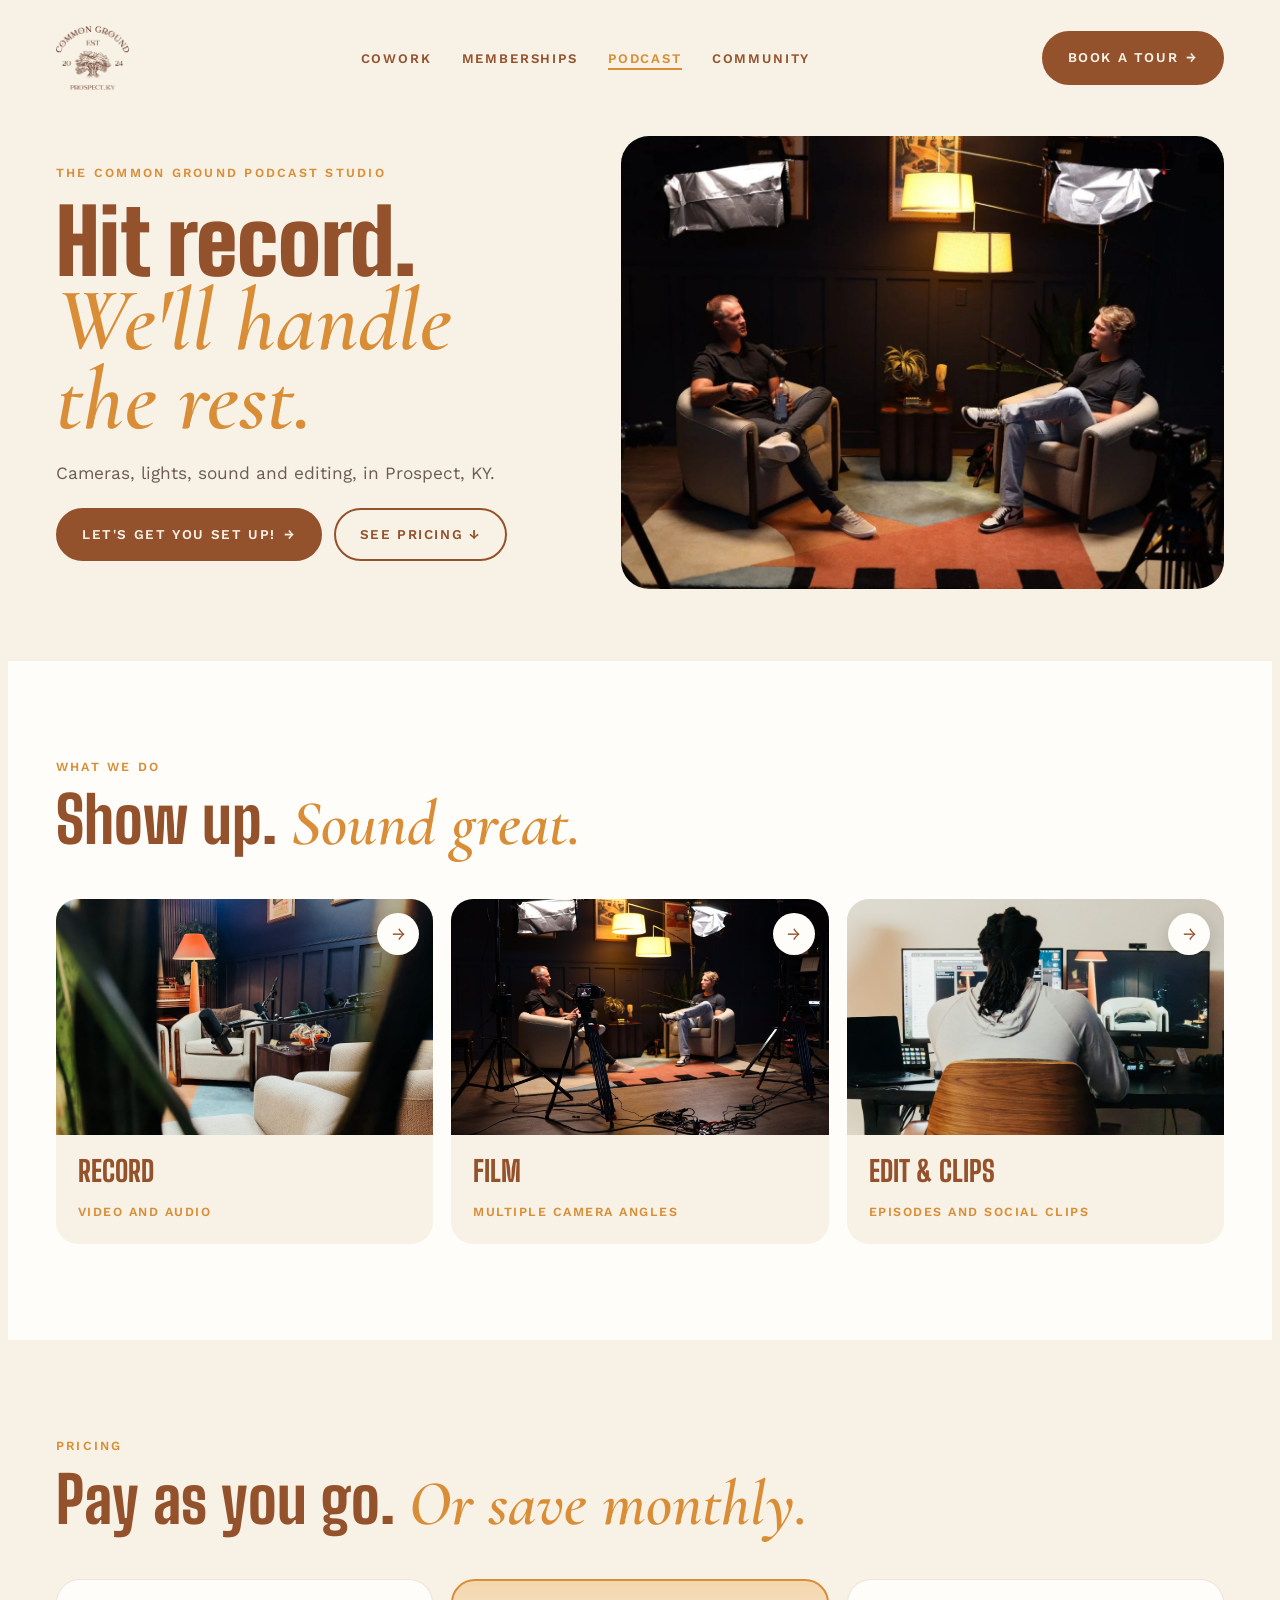
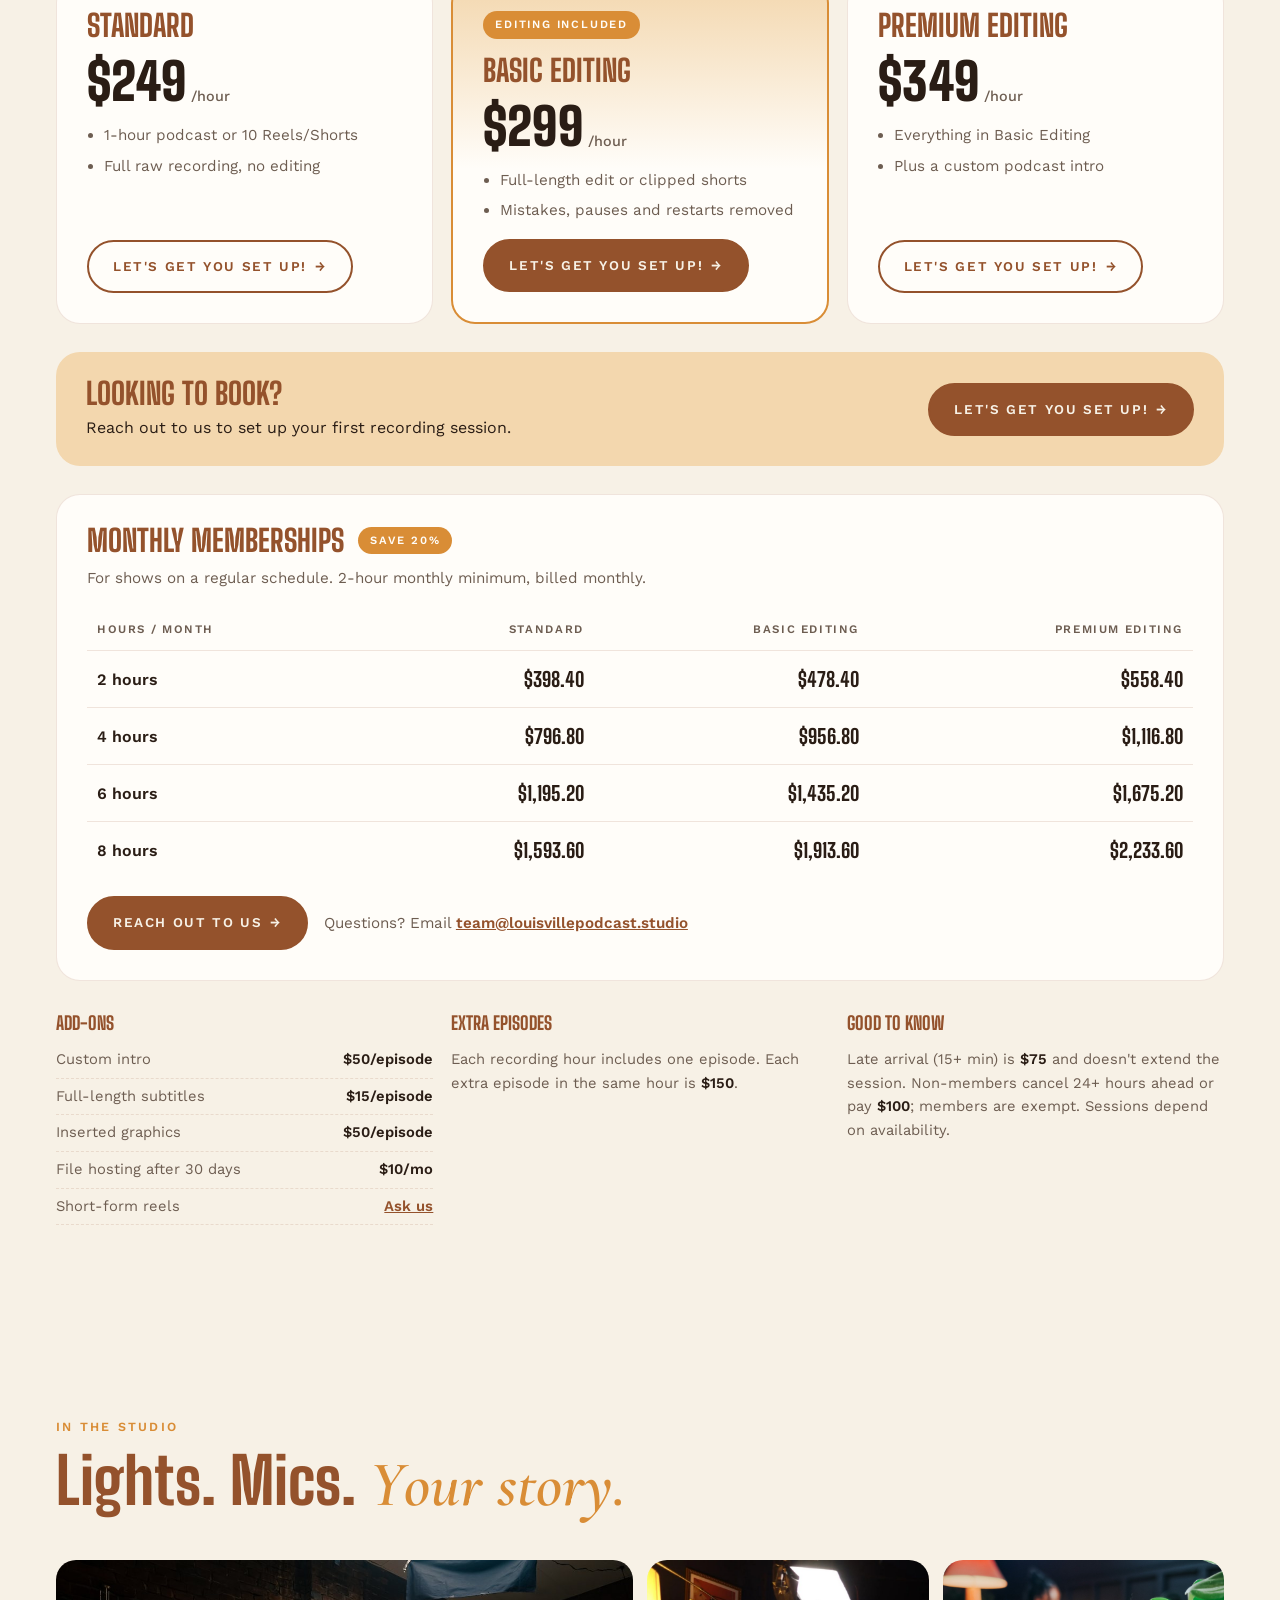
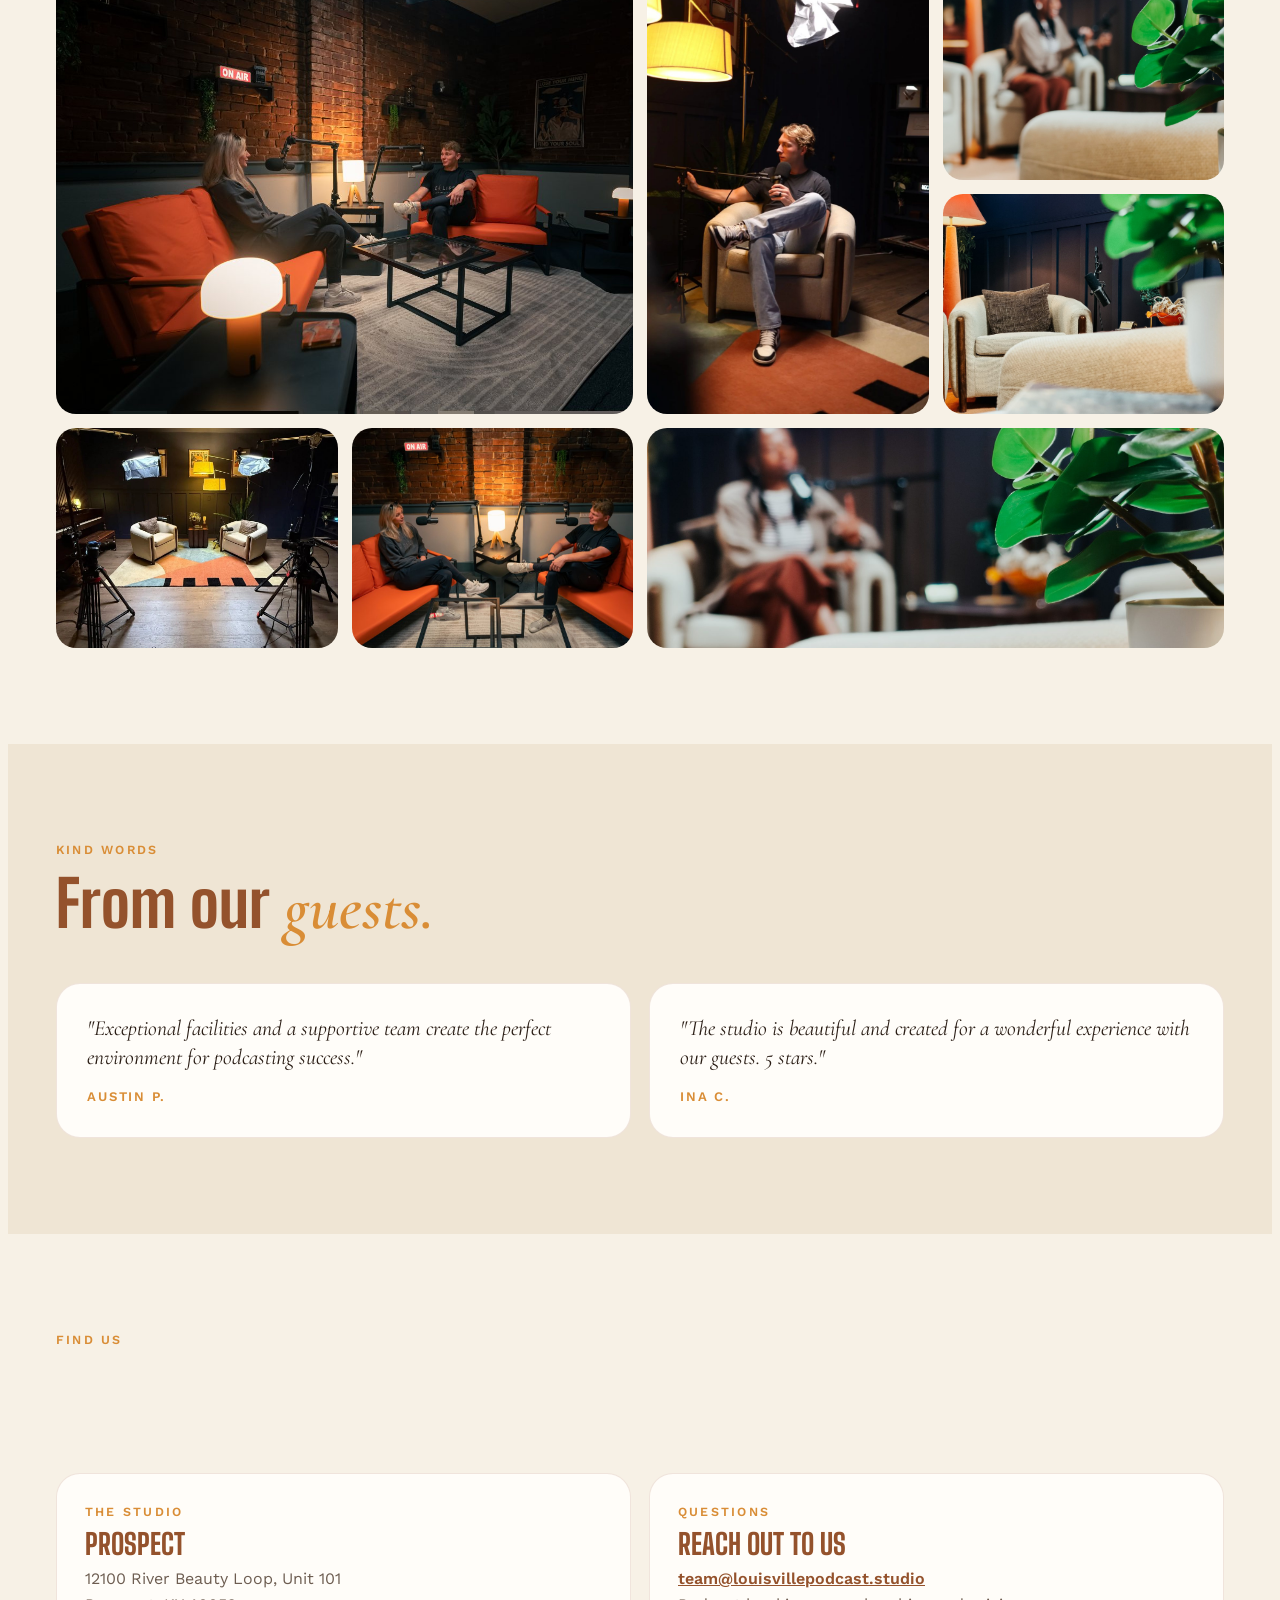
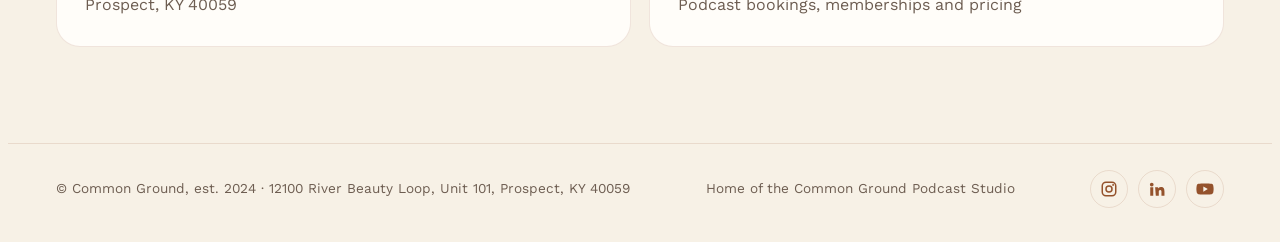
<file: podcast.html>
<!doctype html>
<html lang="en">
<head>
<meta charset="utf-8">
<meta name="viewport" content="width=device-width, initial-scale=1">
<meta name="color-scheme" content="light only">
<title>Podcast Studio · Common Ground</title>
<meta name="description" content="The Common Ground Podcast Studio in Prospect, KY. Record, film and edit your podcast, with hourly and monthly pricing.">
<link rel="icon" href="cg-logo-2024.png">
<link rel="preconnect" href="https://fonts.googleapis.com">
<link rel="stylesheet" href="https://fonts.googleapis.com/css2?family=Big+Shoulders+Display:wght@700;800;900&family=Cormorant+Garamond:ital,wght@1,500;1,600&family=Work+Sans:wght@400;500;600&display=swap">
<link rel="stylesheet" href="site.css">
</head>
<body>
<div class="wrap">
  <nav class="nav" aria-label="Main">
    <a class="brand" href="index.html"><img src="cg-logo-2024.png" alt="Common Ground home"></a>
    <ul class="links"><li><a href="cowork.html">Cowork</a></li><li><a href="memberships.html">Memberships</a></li><li><a href="podcast.html" aria-current="page">Podcast</a></li><li><a href="community.html">Community</a></li></ul>
    <a class="btn primary" href="https://calendar.google.com/calendar/u/0/appointments/schedules/AcZssZ3lrOQ2x_zp0duYf03Wbk9lnb35sqgY8bSXdhOOogKYwSFaO0CLp2aWV935guRgVqcSIPBCiN97">Book a tour <span class="ar">→</span></a>
  </nav>
  <header class="phero">
    <div class="side">
      <span class="label">The Common Ground Podcast Studio</span>
      <h1>Hit record. <em>We'll handle the rest.</em></h1>
      <p>Cameras, lights, sound and editing, in Prospect, KY.</p>
      <div class="actions">
        <a class="btn primary" href="mailto:info@ourcommonground.co?subject=Podcast%20recording%20session">Let's get you set up! <span class="ar">→</span></a>
        <a class="btn ghost" href="#pricing">See pricing ↓</a>
      </div>
    </div>
    <div class="ph"><img src="studio-crew.jpg" alt="Two hosts recording with cameras and lights"></div>
  </header>
</div>

<section class="spaces">
  <div class="wrap">
    <div class="head rv"><div class="t"><span class="label">What we do</span><h2 class="split">Show up. <em>Sound great.</em></h2></div></div>
    <div class="cards">
      <article class="card rv" data-offer="pod-record"><div class="ph"><span class="go" aria-hidden="true">→</span><img src="studio-mics.jpg" alt="Armchairs and boom mics on the studio set"></div><div class="body"><h3>Record</h3><span class="meta">Video and audio</span></div></article>
      <article class="card rv" data-offer="pod-film"><div class="ph"><span class="go" aria-hidden="true">→</span><img src="studio-set.jpg" alt="Two hosts on the living room set"></div><div class="body"><h3>Film</h3><span class="meta">Multiple camera angles</span></div></article>
      <article class="card rv" data-offer="pod-edit"><div class="ph"><span class="go" aria-hidden="true">→</span><img src="studio-edit.jpg" alt="Editor at a desk with two monitors"></div><div class="body"><h3>Edit &amp; clips</h3><span class="meta">Episodes and social clips</span></div></article>
    </div>
  </div>
</section>

<section id="pricing">
  <div class="wrap">
    <div class="head rv"><div class="t"><span class="label">Pricing</span><h2 class="split">Pay as you go. <em>Or save monthly.</em></h2></div></div>
    <div class="plans">
      <div class="plan rv">
        <h3>Standard</h3>
        <div class="price">$249<small> /hour</small></div>
        <ul><li>1-hour podcast or 10 Reels/Shorts</li><li>Full raw recording, no editing</li></ul>
        <a class="btn ghost" href="mailto:info@ourcommonground.co?subject=Podcast%20recording%20session">Let's get you set up! <span class="ar">→</span></a>
      </div>
      <div class="plan hot rv">
        <span class="badge">Editing included</span>
        <h3>Basic Editing</h3>
        <div class="price">$299<small> /hour</small></div>
        <ul><li>Full-length edit or clipped shorts</li><li>Mistakes, pauses and restarts removed</li></ul>
        <a class="btn primary" href="mailto:info@ourcommonground.co?subject=Podcast%20recording%20session">Let's get you set up! <span class="ar">→</span></a>
      </div>
      <div class="plan rv">
        <h3>Premium Editing</h3>
        <div class="price">$349<small> /hour</small></div>
        <ul><li>Everything in Basic Editing</li><li>Plus a custom podcast intro</li></ul>
        <a class="btn ghost" href="mailto:info@ourcommonground.co?subject=Podcast%20recording%20session">Let's get you set up! <span class="ar">→</span></a>
      </div>
    </div>

    <div class="bookband rv"><div><h3>Looking to book?</h3><p>Reach out to us to set up your first recording session.</p></div><a class="btn primary" href="mailto:info@ourcommonground.co?subject=Podcast%20recording%20session">Let's get you set up! <span class="ar">→</span></a></div>

    <div class="member rv">
      <div class="mhead"><h3>Monthly memberships</h3><span class="save">Save 20%</span></div>
      <p class="note">For shows on a regular schedule. 2-hour monthly minimum, billed monthly.</p>
      <div class="tablewrap">
        <table class="rates">
          <thead><tr><th scope="col">Hours / month</th><th scope="col">Standard</th><th scope="col">Basic Editing</th><th scope="col">Premium Editing</th></tr></thead>
          <tbody>
            <tr><th scope="row">2 hours</th><td>$398.40</td><td>$478.40</td><td>$558.40</td></tr>
            <tr><th scope="row">4 hours</th><td>$796.80</td><td>$956.80</td><td>$1,116.80</td></tr>
            <tr><th scope="row">6 hours</th><td>$1,195.20</td><td>$1,435.20</td><td>$1,675.20</td></tr>
            <tr><th scope="row">8 hours</th><td>$1,593.60</td><td>$1,913.60</td><td>$2,233.60</td></tr>
          </tbody>
        </table>
      </div>
      <div class="reach"><a class="btn primary" href="mailto:team@louisvillepodcast.studio?subject=Podcast%20membership">Reach out to us <span class="ar">→</span></a><span>Questions? Email <a class="mail" href="mailto:team@louisvillepodcast.studio">team@louisvillepodcast.studio</a></span></div>
    </div>

    <div class="fine">
      <div class="rv"><h4>Add-ons</h4><ul><li><span>Custom intro</span><b>$50/episode</b></li><li><span>Full-length subtitles</span><b>$15/episode</b></li><li><span>Inserted graphics</span><b>$50/episode</b></li><li><span>File hosting after 30 days</span><b>$10/mo</b></li><li><span>Short-form reels</span><b><a class="mail" href="mailto:team@louisvillepodcast.studio?subject=Short-form%20reels">Ask us</a></b></li></ul></div>
      <div class="rv"><h4>Extra episodes</h4><p>Each recording hour includes one episode. Each extra episode in the same hour is <b>$150</b>.</p></div>
      <div class="rv"><h4>Good to know</h4><p>Late arrival (15+ min) is <b>$75</b> and doesn't extend the session. Non-members cancel 24+ hours ahead or pay <b>$100</b>; members are exempt. Sessions depend on availability.</p></div>
    </div>
  </div>
</section>

<section>
  <div class="wrap">
    <div class="head rv"><div class="t"><span class="label">In the studio</span><h2 class="split">Lights. Mics. <em>Your story.</em></h2></div></div>
    <div class="bento">
      <figure class="b1 rv"><div class="ph rv-img"><img src="studio-sofas.jpg" alt="Two people talking on orange sofas"></div></figure>
      <figure class="b2 rv"><div class="ph rv-img"><img src="studio-mic.jpg" alt="Guest holding a microphone"></div></figure>
      <figure class="b3 rv"><div class="ph rv-img"><img src="studio-guest.jpg" alt="Guest laughing on the set, seen past a plant"></div></figure>
      <figure class="b4 rv"><div class="ph rv-img"><img src="studio-armchair.jpg" alt="Armchair, floor lamp and mic on the set"></div></figure>
      <figure class="b5 rv"><div class="ph rv-img"><img src="studio-chairs.jpg" alt="Studio set with armchairs"></div></figure>
      <figure class="b6 rv"><div class="ph rv-img"><img src="studio-onair.jpg" alt="On Air sign over the couches"></div></figure>
      <figure class="b7 rv"><div class="ph rv-img"><img src="studio-plant.jpg" alt="Guest mid-conversation on the set"></div></figure>
    </div>
  </div>
</section>

<section class="steps">
  <div class="wrap">
    <div class="head rv"><div class="t"><span class="label">Kind words</span><h2 class="split">From our <em>guests.</em></h2></div></div>
    <div class="quotes">
      <blockquote class="quote rv"><p>"Exceptional facilities and a supportive team create the perfect environment for podcasting success."</p><cite>Austin P.</cite></blockquote>
      <blockquote class="quote rv"><p>"The studio is beautiful and created for a wonderful experience with our guests. 5 stars."</p><cite>Ina C.</cite></blockquote>
    </div>
  </div>
</section>

<section id="locations">
  <div class="wrap">
    <div class="head rv"><div class="t"><span class="label">Find us</span><h2 class="split">Pull up <em>a mic.</em></h2></div></div>
    <div class="locs">
      <div class="loc rv"><span class="label">The studio</span><h3>Prospect</h3><p>12100 River Beauty Loop, Unit 101<br>Prospect, KY 40059</p></div>
      <div class="loc rv"><span class="label">Questions</span><h3>Reach out to us</h3><p><a class="mail" href="mailto:team@louisvillepodcast.studio">team@louisvillepodcast.studio</a><br>Podcast bookings, memberships and pricing</p></div>
    </div>
  </div>
</section>
<footer>
  <div class="wrap">
    <span>© Common Ground, est. 2024 · 12100 River Beauty Loop, Unit 101, Prospect, KY 40059</span>
    <span>Home of the Common Ground Podcast Studio</span>
    <nav class="social" aria-label="Social media"><a href="https://www.instagram.com/common.groundky/" target="_blank" rel="noopener" aria-label="Instagram"><svg viewBox="0 0 24 24" aria-hidden="true"><rect x="3" y="3" width="18" height="18" rx="5" fill="none" stroke="currentColor" stroke-width="2"/><circle cx="12" cy="12" r="4" fill="none" stroke="currentColor" stroke-width="2"/><circle cx="17.5" cy="6.5" r="1.3" fill="currentColor"/></svg></a><a href="https://www.linkedin.com/company/common-groundnortoncommons" target="_blank" rel="noopener" aria-label="LinkedIn"><svg viewBox="0 0 24 24" aria-hidden="true"><path fill="currentColor" d="M4.98 3.5a2.5 2.5 0 1 1 0 5 2.5 2.5 0 0 1 0-5zM3 9.75h4V21H3zM9.5 9.75h3.8v1.6h.06c.53-1 1.84-2.06 3.79-2.06 4.05 0 4.8 2.67 4.8 6.13V21h-4v-4.96c0-1.18-.02-2.7-1.65-2.7-1.65 0-1.9 1.29-1.9 2.62V21h-4z"/></svg></a><a href="https://www.youtube.com/@commongroundlouisville" target="_blank" rel="noopener" aria-label="YouTube"><svg viewBox="0 0 24 24" aria-hidden="true"><path fill="currentColor" d="M23 7.2a3 3 0 0 0-2.1-2.1C19 4.6 12 4.6 12 4.6s-7 0-8.9.5A3 3 0 0 0 1 7.2 31 31 0 0 0 .5 12a31 31 0 0 0 .5 4.8 3 3 0 0 0 2.1 2.1c1.9.5 8.9.5 8.9.5s7 0 8.9-.5a3 3 0 0 0 2.1-2.1A31 31 0 0 0 23.5 12a31 31 0 0 0-.5-4.8zM9.75 15.5v-7l6 3.5z"/></svg></a></nav>
  </div>
</footer>
<script src="site.js"></script>
</body>
</html>
</file>
<file: site.css>
/* Layout: the podbros section order on a bright cream and white ground. Rounded photo hero that settles in on load, amber ticker, "Included" photo set with counting stats, photo space cards, bento gallery, steps, plans, light closing card. Motion: load sequence in the hero, scroll-linked rise-ins below, hover lifts. */
:root{
  --cream:#f7f1e6; --cream-2:#efe5d4; --white:#fffdf9; --ink:#2a1d15; --bark:#94522c; --bark-soft:#a8643a;
  --muted:#6d5d51; --amber:#d98d36; --amber-soft:#f3d7ae; --line:rgba(148,82,44,.14);
  --display:"Big Shoulders Display","Oswald","Arial Narrow",sans-serif;
  --accent:"Cormorant Garamond",Georgia,serif;
  --body:"Work Sans","Helvetica Neue",Arial,sans-serif;
  --ease:cubic-bezier(.2,.7,.2,1);
}
*{box-sizing:border-box}
html{scroll-behavior:smooth;color-scheme:light}
body{background:var(--cream);color:var(--ink);font-family:var(--body);font-size:16px;line-height:1.6;overflow-x:hidden}
.wrap{max-width:1200px;margin:0 auto;padding-left:max(16px,env(safe-area-inset-left,0px));padding-right:max(16px,env(safe-area-inset-right,0px))}
a{color:inherit}
:focus-visible{outline:3px solid var(--amber);outline-offset:3px}
h1,h2,h3{margin:0;text-wrap:balance}
h2{font-family:var(--display);font-weight:800;font-size:clamp(2.4rem,5vw,4rem);line-height:.95;color:var(--bark)}
em{font-family:var(--accent);font-style:italic;font-weight:600;color:var(--amber)}
.label{font-size:.78rem;font-weight:600;letter-spacing:.18em;text-transform:uppercase;color:var(--amber)}
.mock{font-size:.74rem;letter-spacing:.08em;text-transform:uppercase;text-align:center;padding:8px 16px;background:var(--bark);color:var(--cream);font-weight:600}
.btn{display:inline-flex;align-items:center;gap:.6em;padding:14px 24px;border-radius:999px;font-weight:600;font-size:.84rem;letter-spacing:.12em;text-transform:uppercase;text-decoration:none;border:2px solid var(--bark);transition:background .25s var(--ease),color .25s var(--ease),transform .25s var(--ease),box-shadow .25s var(--ease)}
.btn .ar{transition:transform .25s var(--ease)}
.btn:hover .ar{transform:translateX(4px)}
.btn.primary{background:var(--bark);color:var(--cream)}
.btn.primary:hover{transform:translateY(-2px);box-shadow:0 10px 24px rgba(148,82,44,.25)}
.btn.ghost{color:var(--bark)}
.btn.ghost:hover{background:var(--bark);color:var(--cream)}

/* nav */
.nav{display:flex;align-items:center;justify-content:space-between;gap:20px;padding-block:18px}
.brand{display:flex;align-items:center;gap:12px;text-decoration:none}
.brand img{height:64px;width:auto}
.links{display:flex;gap:30px;list-style:none;margin:0;padding:0;font-size:.82rem;letter-spacing:.14em;text-transform:uppercase;font-weight:600;color:var(--bark)}
.links a{text-decoration:none;position:relative}
.links a::after{content:"";position:absolute;left:0;right:0;bottom:-4px;height:2px;background:var(--amber);transform:scaleX(0);transform-origin:left;transition:transform .3s var(--ease)}
.links a:hover::after{transform:scaleX(1)}

/* hero */
.hero{display:grid;grid-template-columns:1fr;gap:28px;padding-block:28px 56px}
.hero-top{display:grid;grid-template-columns:1.4fr 1fr;gap:32px;align-items:end}
.hero h1{font-family:var(--display);font-weight:900;font-size:clamp(3.4rem,9vw,7.6rem);line-height:.88;color:var(--bark)}
.hero h1 .ln{display:block;overflow:hidden}
.hero h1 .ln>span{display:inline-block;animation:rise .9s var(--ease) both}
.hero h1 .ln:nth-child(2)>span{animation-delay:.12s}
.hero h1 .ln:nth-child(3)>span{animation-delay:.24s}
.hero-side{display:flex;flex-direction:column;gap:20px;animation:fade .9s .35s var(--ease) both}
.hero-side p{margin:0;color:var(--muted);font-size:1.08rem;max-width:40ch}
.actions{display:flex;flex-wrap:wrap;gap:12px}
.stage{position:relative;border-radius:30px;overflow:hidden;aspect-ratio:21/9;background:var(--cream-2);animation:iris 1.6s .15s cubic-bezier(.7,0,.2,1) both}
.stage img{width:100%;height:100%;object-fit:cover;display:block;animation:settle 2.4s var(--ease) both}
.stage .pill{position:absolute;left:20px;bottom:20px;display:flex;align-items:center;gap:12px;background:var(--white);color:var(--ink);border-radius:999px;padding:8px 18px 8px 8px;box-shadow:0 12px 30px rgba(42,29,21,.18);animation:pop .7s .9s var(--ease) both;text-decoration:none}
.stage .pill img{width:40px;height:40px;border-radius:50%;object-fit:cover;animation:none}
.stage .pill span{font-size:.86rem;font-weight:600}
.stage .pill small{display:block;font-weight:500;color:var(--muted);font-size:.76rem}
@keyframes rise{from{transform:translateY(105%)}to{transform:none}}
@keyframes fade{from{opacity:0;transform:translateY(18px)}to{opacity:1;transform:none}}
@keyframes settle{from{transform:scale(1.12)}to{transform:scale(1)}}
@keyframes iris{from{clip-path:circle(7% at 50% 50%)}to{clip-path:circle(75% at 50% 50%)}}
@keyframes fromleft{from{opacity:0;transform:translateX(-60px)}to{opacity:1;transform:none}}
@keyframes fromright{from{opacity:0;transform:translateX(60px)}to{opacity:1;transform:none}}
@keyframes pop{from{opacity:0;transform:translateY(12px) scale(.96)}to{opacity:1;transform:none}}

/* ticker */
.ticker{background:var(--amber);color:var(--white);overflow:hidden;white-space:nowrap;margin-block:8px}
.ticker-track{display:inline-flex;gap:48px;padding-block:14px;animation:slide 36s linear infinite;font-family:var(--display);font-weight:900;font-size:1.5rem;letter-spacing:.04em;text-transform:uppercase}
.ticker-track span::after{content:"✦";margin-left:48px;font-size:.8em}
@keyframes slide{to{transform:translateX(-50%)}}

section{padding-block:96px}
.head{display:flex;justify-content:space-between;align-items:end;gap:28px;flex-wrap:wrap;margin-bottom:44px}
.head .t{display:flex;flex-direction:column;gap:14px;min-width:0}
.head p{margin:0;max-width:44ch;color:var(--muted)}

/* included */
.inc{display:grid;grid-template-columns:1.1fr 1fr;gap:56px;align-items:center}
.inc-photos{display:grid;grid-template-columns:1.3fr 1fr;gap:14px}
.inc-photos figure{margin:0;display:flex;flex-direction:column;gap:8px;min-width:0}
.ph{border-radius:20px;overflow:hidden;background:var(--cream-2)}
.ph img{width:100%;height:100%;object-fit:cover;display:block;transition:transform .7s var(--ease)}
.ph:hover img{transform:scale(1.05)}
.inc-photos .tall .ph{aspect-ratio:3/4}
.inc-photos .stack{display:grid;gap:14px}
.inc-photos .stack .ph{aspect-ratio:4/3}
figcaption{font-family:var(--accent);font-style:italic;font-size:1.05rem;color:var(--muted)}
.inc-copy{display:flex;flex-direction:column;gap:22px;min-width:0}
.inc-copy p{margin:0;color:var(--muted);max-width:46ch}
.stats{display:grid;grid-template-columns:repeat(2,1fr);gap:22px 30px;border-top:1px solid var(--line);padding-top:24px}
.stats b{display:block;font-family:var(--display);font-weight:900;font-size:3rem;line-height:1;color:var(--bark);font-variant-numeric:tabular-nums}
.stats span{font-size:.85rem;color:var(--muted)}

/* spaces */
.spaces{background:var(--white)}
.cards{display:grid;grid-template-columns:repeat(3,1fr);gap:18px}
.card{background:var(--cream);border-radius:22px;overflow:hidden;display:flex;flex-direction:column;min-width:0;transition:transform .35s var(--ease),box-shadow .35s var(--ease)}
.card:hover{transform:translateY(-6px);box-shadow:0 18px 40px rgba(148,82,44,.14)}
.card .ph{border-radius:0;aspect-ratio:16/10}
.card:hover .ph img{transform:scale(1.06)}
.card .body{padding:22px;display:flex;flex-direction:column;gap:8px;flex:1}
.card h3{font-family:var(--display);font-weight:800;font-size:1.8rem;text-transform:uppercase;line-height:1;color:var(--bark)}
.card p{margin:0;color:var(--muted);font-size:.95rem}
.card .meta{margin-top:auto;padding-top:8px;font-size:.78rem;letter-spacing:.12em;text-transform:uppercase;color:var(--amber);font-weight:600}


/* bento gallery, like the template's bento layout */
.bento{display:grid;grid-template-columns:repeat(4,1fr);grid-auto-rows:220px;gap:14px}
.bento figure{margin:0;min-width:0}
.bento .ph{height:100%}
.b1{grid-column:span 2;grid-row:span 2}.b2{grid-row:span 2}
.b7{grid-column:span 2}
/* steps */
.steps{background:var(--cream-2)}
.steplist{display:grid;grid-template-columns:repeat(3,1fr);gap:18px;list-style:none;margin:0;padding:0;counter-reset:s}
.steplist li{counter-increment:s;background:var(--white);border-radius:22px;padding:26px;display:flex;flex-direction:column;gap:10px;min-width:0}
.steplist li::before{content:counter(s);display:grid;place-items:center;width:44px;height:44px;border-radius:50%;background:var(--amber-soft);color:var(--bark);font-family:var(--display);font-weight:900;font-size:1.4rem}
.steplist h3{font-family:var(--display);font-weight:800;font-size:1.8rem;text-transform:uppercase;line-height:1;color:var(--bark)}
.steplist p{margin:0;color:var(--muted)}

/* plans */
.plans{display:grid;grid-template-columns:repeat(3,1fr);gap:18px;align-items:stretch}
.plan{border:1px solid var(--line);border-radius:24px;padding:30px;display:flex;flex-direction:column;gap:16px;min-width:0;background:var(--white);transition:transform .35s var(--ease),box-shadow .35s var(--ease)}
.plan:hover{transform:translateY(-6px);box-shadow:0 18px 40px rgba(148,82,44,.12)}
.plan.hot{border:2px solid var(--amber);background:linear-gradient(180deg,var(--amber-soft),var(--white) 55%)}
.plan .badge{align-self:flex-start;font-size:.7rem;letter-spacing:.16em;text-transform:uppercase;font-weight:600;background:var(--amber);color:var(--white);padding:5px 12px;border-radius:999px}
.plan h3{font-family:var(--display);font-weight:800;font-size:1.9rem;text-transform:uppercase;line-height:1;color:var(--bark)}
.price{font-family:var(--display);font-weight:900;font-size:3.2rem;line-height:1;color:var(--ink);font-variant-numeric:tabular-nums}
.price small{font-family:var(--body);font-size:.9rem;font-weight:500;color:var(--muted)}
.plan ul{margin:0;padding-left:1.1em;display:grid;gap:6px;color:var(--muted);font-size:.95rem}
.plan .btn{margin-top:auto;align-self:flex-start}
.extras{display:flex;flex-wrap:wrap;gap:12px 32px;margin-top:22px;color:var(--muted);font-size:.95rem}
.extras b{color:var(--ink)}

/* close */
.close{padding-block:40px 96px}
.closecard{display:grid;grid-template-columns:1.2fr 1fr;border-radius:32px;overflow:hidden;background:var(--white);border:1px solid var(--line)}
.closecard .copy{padding:48px;display:flex;flex-direction:column;gap:22px;min-width:0}
.closecard h2{font-size:clamp(3rem,7vw,5.6rem);font-weight:900;line-height:.9}
.addr{display:grid;gap:2px;color:var(--muted);font-size:.96rem}
.addr b{color:var(--ink);font-weight:600}
.closecard .ph{border-radius:0;min-height:320px}
footer{padding-block:26px;border-top:1px solid var(--line);font-size:.85rem;color:var(--muted)}
footer .wrap{display:flex;justify-content:space-between;align-items:center;gap:16px;flex-wrap:wrap}
.social{display:flex;gap:10px}
.social a{width:38px;height:38px;border-radius:50%;border:1px solid var(--line);display:grid;place-items:center;color:var(--bark);transition:background .25s,color .25s,transform .25s var(--ease)}
.social a:hover,.social a:focus-visible{background:var(--bark);color:var(--cream);transform:translateY(-2px);outline:none}
.social svg{width:18px;height:18px}

/* letter-by-letter headings: only hidden once the script has split them */
.split .ch{display:inline-block;white-space:pre}
.split .wd{display:inline-block;white-space:nowrap}
.split.armed .ch{opacity:0;transform:translateY(.35em);filter:blur(4px)}
.split.on .ch{opacity:1;transform:none;filter:none;transition:opacity .5s var(--ease),transform .5s var(--ease),filter .5s var(--ease);transition-delay:calc(var(--i) * 28ms)}

/* word-by-word statement that fills in as you scroll */
.say{padding-block:40px 96px}
.saycard{display:grid;grid-template-columns:1fr 280px;gap:40px;align-items:center;background:var(--white);border:1px solid var(--line);border-radius:32px;padding:48px}
.saycard p{margin:0;font-family:var(--display);font-weight:800;font-size:clamp(1.9rem,4vw,3.2rem);line-height:1.05;color:var(--bark)}
.saycard p > .am{color:var(--amber)}
.saycard p .w{transition:color .3s}
.saycard p.armed .w{color:#e3d3bd}
.saycard p.armed .w.lit{color:var(--bark)}
.saycard p.armed .w.lit.am{color:var(--amber)}
.saycard .ph{aspect-ratio:3/4;border-radius:24px}
.saycard small{display:block;margin-top:18px;font-family:var(--body);font-size:.85rem;letter-spacing:.14em;text-transform:uppercase;color:var(--muted);font-weight:600}

/* step cards: one is filled at a time, like the template's value cards */
.steplist li{transition:background .35s var(--ease),color .35s var(--ease),transform .35s var(--ease)}
.steplist li:hover,.steplist:not(:hover) li:nth-child(2){background:var(--bark);transform:translateY(-4px)}
.steplist li:hover h3,.steplist:not(:hover) li:nth-child(2) h3{color:var(--cream)}
.steplist li:hover p,.steplist:not(:hover) li:nth-child(2) p{color:var(--cream)}
.steplist li:hover::before,.steplist:not(:hover) li:nth-child(2)::before{background:var(--amber);color:var(--white)}

/* space cards: round arrow button and a "Take a look" badge that follows the pointer */
.card .ph{position:relative}
.card .go{position:absolute;z-index:2;top:14px;right:14px;width:42px;height:42px;border-radius:50%;background:var(--white);color:var(--bark);display:grid;place-items:center;font-size:1.1rem;box-shadow:0 6px 16px rgba(42,29,21,.18);transition:transform .35s var(--ease),background .35s,color .35s}
.card:hover .go{transform:rotate(-45deg);background:var(--bark);color:var(--cream)}

/* scroll-linked reveals: visible by default, animated only where the browser supports view timelines */
@supports (animation-timeline: view()){
  @media (prefers-reduced-motion:no-preference){
    .rv{animation:fade linear both;animation-timeline:view();animation-range:entry 0% entry 40%}
    .rv-img img{animation:settle linear both;animation-timeline:view();animation-range:entry 0% cover 50%}
    .rv-l{animation:fromleft linear both;animation-timeline:view();animation-range:entry 0% entry 60%}
    .rv-r{animation:fromright linear both;animation-timeline:view();animation-range:entry 0% entry 60%}
  }
}

@media (max-width:900px){
  .nav{flex-wrap:wrap}
  .links{order:3;width:100%;gap:18px;font-size:.74rem;flex-wrap:wrap}
  .hero-top,.inc,.closecard,.saycard{grid-template-columns:1fr}
  .saycard{padding:28px}
  .saycard .ph{aspect-ratio:16/10}
  .stage{aspect-ratio:4/3}
  .cards,.plans,.steplist{grid-template-columns:1fr}
  .bento{grid-template-columns:1fr 1fr;grid-auto-rows:160px}
  .closecard .copy{padding:28px}
  section{padding-block:64px}
}
@media (max-width:520px){.nav .btn{display:none}.stage .pill{left:12px;right:12px;bottom:12px}}
@media (prefers-reduced-motion:reduce){
  *,*::before,*::after{animation:none!important;transition:none!important}
}

/* ---- multi-page additions ---- */
.links a[aria-current="page"]{color:var(--amber)}
.links a[aria-current="page"]::after{transform:scaleX(1)}

/* home: three tiles that widen on hover */
.home-intro{display:flex;justify-content:space-between;align-items:end;gap:24px;flex-wrap:wrap;padding-block:24px 28px}
.home-intro h1{font-family:var(--display);font-weight:900;font-size:clamp(2.8rem,6vw,5rem);line-height:.9;color:var(--bark)}
.home-intro p{margin:0;color:var(--muted);max-width:36ch}
.tiles{display:flex;gap:14px;height:min(68vh,620px);min-height:440px}
.tile{position:relative;flex:1;border-radius:28px;overflow:hidden;text-decoration:none;color:var(--white);transition:flex-grow .6s var(--ease);animation:fade .9s var(--ease) both;min-width:0}
.tile:nth-child(2){animation-delay:.12s}.tile:nth-child(3){animation-delay:.24s}
.tile img{position:absolute;inset:0;width:100%;height:100%;object-fit:cover;transition:transform .9s var(--ease)}
.tile::after{content:"";position:absolute;inset:0;background:linear-gradient(180deg,rgba(42,29,21,0) 40%,rgba(42,29,21,.72))}
.tile .tx{position:absolute;left:26px;right:26px;bottom:24px;z-index:1;display:flex;flex-direction:column;gap:6px}
.tile .tx b{font-family:var(--display);font-weight:900;font-size:clamp(2.2rem,4vw,3.4rem);line-height:.9;text-transform:uppercase;letter-spacing:.01em}
.tile .tx span{font-size:.98rem;opacity:.92;max-width:30ch}
.tile .go{position:absolute;top:20px;right:20px;z-index:1;width:48px;height:48px;border-radius:50%;background:var(--white);color:var(--bark);display:grid;place-items:center;font-size:1.2rem;transition:transform .35s var(--ease),background .35s,color .35s}
.tiles:hover .tile{flex-grow:.8}
.tiles .tile:hover{flex-grow:1.6}
.tile:hover img{transform:scale(1.05)}
.tile:hover .go{transform:rotate(-45deg);background:var(--amber);color:var(--white)}
.homeband{display:flex;justify-content:space-between;align-items:center;gap:20px;flex-wrap:wrap;padding-block:36px 64px;color:var(--muted)}
.homeband b{color:var(--ink)}

/* inner page hero */
.phero{display:grid;grid-template-columns:1fr 1.15fr;gap:40px;align-items:center;padding-block:28px 72px}
.phero h1{font-family:var(--display);font-weight:900;font-size:clamp(3rem,7vw,6rem);line-height:.88;color:var(--bark)}
.phero h1 em{display:block}
.phero .side{display:flex;flex-direction:column;gap:20px;animation:fade .9s .2s var(--ease) both}
.phero .side p{margin:0;color:var(--muted);font-size:1.08rem;max-width:40ch}
.phero .ph{aspect-ratio:4/3;border-radius:28px;animation:iris 1.5s .1s cubic-bezier(.7,0,.2,1) both}
.subnav{display:flex;gap:10px;flex-wrap:wrap}
.subnav a{padding:8px 16px;border-radius:999px;background:var(--white);border:1px solid var(--line);text-decoration:none;font-size:.82rem;font-weight:600;color:var(--bark);transition:background .25s,color .25s}
.subnav a:hover{background:var(--bark);color:var(--cream)}

/* quotes and team */
.quotes{display:grid;grid-template-columns:repeat(2,1fr);gap:18px}
.quote{background:var(--white);border:1px solid var(--line);border-radius:24px;padding:30px;margin:0;display:flex;flex-direction:column;gap:14px}
.quote p{margin:0;font-family:var(--accent);font-style:italic;font-size:1.35rem;line-height:1.35;color:var(--ink)}
.quote cite{font-style:normal;font-size:.82rem;letter-spacing:.14em;text-transform:uppercase;font-weight:600;color:var(--amber)}
.team{display:grid;grid-template-columns:repeat(2,1fr);gap:18px;list-style:none;margin:0;padding:0}
.team li{background:var(--white);border:1px solid var(--line);border-radius:22px;padding:22px;display:flex;align-items:center;gap:16px;min-width:0}
.team .av{flex:none;width:56px;height:56px;border-radius:50%;background:var(--amber-soft);color:var(--bark);display:grid;place-items:center;font-family:var(--display);font-weight:900;font-size:1.4rem}
.team b{display:block;font-family:var(--display);font-weight:800;font-size:1.5rem;text-transform:uppercase;line-height:1;color:var(--bark)}
.team span{font-size:.88rem;color:var(--muted)}
.locs{display:grid;grid-template-columns:repeat(auto-fit,minmax(240px,1fr));gap:18px}
.loc{background:var(--white);border:1px solid var(--line);border-radius:24px;padding:28px;display:flex;flex-direction:column;gap:8px}
.loc h3{font-family:var(--display);font-weight:800;font-size:1.8rem;text-transform:uppercase;line-height:1;color:var(--bark)}
.loc p{margin:0;color:var(--muted)}
.cards.two{grid-template-columns:repeat(2,1fr)}

@media (max-width:900px){
  .tiles{flex-direction:column;height:auto;min-height:0}
  .tile{flex:none;height:300px}
  .tiles:hover .tile,.tiles .tile:hover{flex-grow:0}
  .phero{grid-template-columns:1fr}
  .quotes,.team,.locs,.cards.two{grid-template-columns:1fr}
}

/* podcast pricing */
.member{margin-top:28px;border:1px solid var(--line);border-radius:24px;padding:30px;background:var(--white)}
.mhead{display:flex;align-items:center;gap:14px;flex-wrap:wrap}
.mhead h3{font-family:var(--display);font-weight:800;font-size:1.9rem;text-transform:uppercase;line-height:1;color:var(--bark)}
.save{font-size:.7rem;letter-spacing:.16em;text-transform:uppercase;font-weight:600;background:var(--amber);color:var(--white);padding:5px 12px;border-radius:999px}
.member .note{color:var(--muted);margin:10px 0 18px;font-size:.95rem}
.tablewrap{overflow-x:auto}
.rates{width:100%;border-collapse:collapse;font-variant-numeric:tabular-nums;min-width:460px}
.rates th,.rates td{padding:12px 10px;text-align:right;border-bottom:1px solid var(--line);white-space:nowrap}
.rates thead th{font-size:.72rem;letter-spacing:.14em;text-transform:uppercase;color:var(--muted);font-weight:600}
.rates th:first-child{text-align:left}
.rates tbody th{font-weight:600;color:var(--ink)}
.rates td{font-family:var(--display);font-weight:800;font-size:1.25rem;color:var(--ink)}
.rates tbody tr:last-child>*{border-bottom:0}
.fine{display:grid;grid-template-columns:repeat(3,1fr);gap:18px;margin-top:28px}
.fine>div{min-width:0}
.fine h4{font-family:var(--display);font-weight:800;text-transform:uppercase;color:var(--bark);font-size:1.15rem;margin:0 0 10px}
.fine p{color:var(--muted);font-size:.92rem;margin:0}
.fine ul{list-style:none;margin:0;padding:0;display:grid;gap:6px;font-size:.92rem;color:var(--muted)}
.fine li{display:flex;justify-content:space-between;gap:12px;border-bottom:1px dashed var(--line);padding-bottom:6px}
.fine b{color:var(--ink);font-weight:600}
@media (max-width:860px){.fine{grid-template-columns:1fr}.member{padding:22px}}

/* membership card that opens from a photo card */
.card[data-offer]{cursor:pointer}
.card[data-offer]:focus-visible{outline:3px solid var(--amber);outline-offset:3px}
.offer{padding:0;border:0;border-radius:26px;width:min(560px,calc(100vw - 32px));max-height:calc(100dvh - 32px);overflow:auto;background:var(--white);color:var(--ink);box-shadow:0 30px 80px rgba(42,29,21,.35)}
.offer::backdrop{background:rgba(42,29,21,.55);backdrop-filter:blur(3px)}
.offer[open]{animation:offerIn .35s var(--ease)}
@keyframes offerIn{from{opacity:0;transform:translateY(18px) scale(.98)}}
.offer-ph{aspect-ratio:16/8;overflow:hidden}
.offer-ph img{width:100%;height:100%;object-fit:cover;display:block}
.offer-body{position:relative;padding:24px 26px 26px;display:grid;gap:10px}
.offer-body h3{margin:0;font-family:var(--display);font-weight:800;font-size:2.1rem;text-transform:uppercase;line-height:1;color:var(--bark)}
.offer-body>p{margin:0;color:var(--muted)}
.offer-x{position:absolute;top:-22px;right:20px;width:44px;height:44px;border-radius:50%;border:0;background:var(--white);color:var(--bark);font-size:1.5rem;line-height:1;cursor:pointer;box-shadow:0 6px 16px rgba(42,29,21,.2)}
.offer-x:focus-visible{outline:3px solid var(--amber);outline-offset:2px}
.offer-tiers{list-style:none;margin:8px 0 0;padding:0;display:grid;gap:10px}
.offer-tiers li{display:grid;grid-template-columns:1fr auto auto;align-items:center;gap:8px 16px;border:1px solid var(--line);border-radius:16px;padding:14px 16px}
.offer-tiers .tn{display:grid;gap:2px;min-width:0}
.offer-tiers .tn b{font-weight:600}
.offer-tiers .tn span{font-size:.85rem;color:var(--muted)}
.offer-tiers .tp{font-family:var(--display);font-weight:900;font-size:1.6rem;font-variant-numeric:tabular-nums;white-space:nowrap}
.offer-tiers .tp small{font-family:var(--body);font-size:.75rem;font-weight:500;color:var(--muted)}
.offer-tiers .btn{white-space:nowrap}
.reach{display:flex;flex-wrap:wrap;align-items:center;gap:10px 16px;margin-top:18px;color:var(--muted);font-size:.95rem}
a.mail{color:var(--bark);font-weight:600}
.offer-more{justify-self:start;margin-top:4px;color:var(--bark);font-weight:600;font-size:.9rem}
@media (max-width:560px){.offer-tiers li{grid-template-columns:1fr auto}.offer-tiers .btn{grid-column:1/-1;justify-self:start}}

.plan-ctas{margin-top:auto;display:flex;align-items:center;flex-wrap:wrap;gap:10px 16px}
.plan-ctas .btn{margin-top:0}
.plan-ctas .mail{font-size:.9rem}
.bookband{margin-top:28px;display:flex;align-items:center;justify-content:space-between;flex-wrap:wrap;gap:16px 28px;background:var(--amber-soft);border-radius:24px;padding:26px 30px}
.bookband h3{margin:0;font-family:var(--display);font-weight:800;font-size:1.9rem;text-transform:uppercase;line-height:1;color:var(--bark)}
.bookband p{margin:6px 0 0;color:var(--ink)}

/* cowork hero: four photos crossfading, 6s each (24s cycle) */
.stage .slides{position:absolute;inset:0}
.stage .slides img{position:absolute;inset:0;opacity:0;animation:slide-fade 24s infinite}
.stage .slides img:nth-child(2){animation-delay:6s}
.stage .slides img:nth-child(3){animation-delay:12s}
.stage .slides img:nth-child(4){animation-delay:18s}
.stage .slides img:first-child{opacity:1;animation-name:slide-fade-first}
@keyframes slide-fade{0%{opacity:0;transform:scale(1.04)}5%{opacity:1}25%{opacity:1}30%{opacity:0;transform:scale(1)}100%{opacity:0}}
@keyframes slide-fade-first{0%{opacity:1;transform:scale(1.04)}25%{opacity:1}30%{opacity:0;transform:scale(1)}95%{opacity:0;transform:scale(1.04)}100%{opacity:1}}
@media (prefers-reduced-motion:reduce){.stage .slides img{animation:none}.stage .slides img:not(:first-child){display:none}}
</file>
